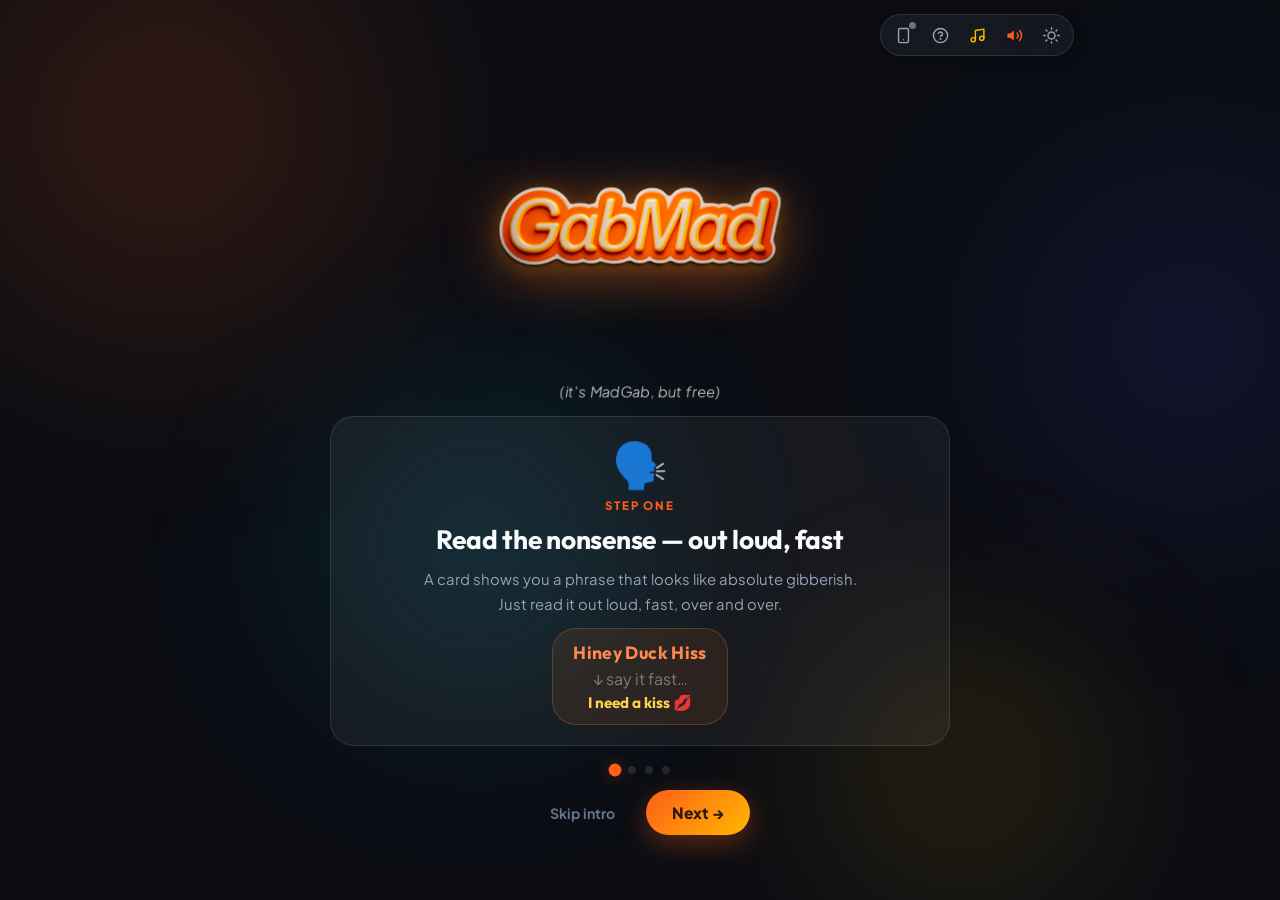
<file: index.html>
<!DOCTYPE html>
<html lang="en">
<head>
  <meta charset="utf-8" />
  <meta name="viewport" content="width=device-width, initial-scale=1, viewport-fit=cover" />
  <meta name="theme-color" content="#0B0D13" />
  <meta name="description" content="GabMad — sound out the nonsense phrases and shout the real phrase first!" />
  <title>GabMad — It's MadGab, but free</title>

  <!-- Favicon: logo PNG -->
  <link rel="icon" type="image/png" href="logo.PNG" />

  <link rel="preconnect" href="https://fonts.googleapis.com" />
  <link rel="preconnect" href="https://fonts.gstatic.com" crossorigin />
  <link href="https://fonts.googleapis.com/css2?family=Outfit:wght@500;600;700;800;900&family=Plus+Jakarta+Sans:wght@500;600;700;800&display=swap" rel="stylesheet" />

  <link rel="stylesheet" href="css/style.css?v=4" />
</head>
<body class="intro-splash-active">

<!-- Animated background blobs -->
<div class="blob-layer" aria-hidden="true">
  <div class="blob blob-1"></div>
  <div class="blob blob-2"></div>
  <div class="blob blob-3"></div>
  <div class="blob blob-4"></div>
</div>

<!-- Confetti canvas -->
<canvas id="confettiCanvas" aria-hidden="true"></canvas>

<div class="app-wrap">

  <!-- ── TOP NAV ────────────────────────────── -->
  <header class="top-nav" id="topNav">
    <div class="nav-spacer" aria-hidden="true"></div>

    <nav class="nav-dock" aria-label="Controls">
      <button class="dock-btn" id="btnJudgeModal" title="Opponent / Judge Screen (Two-Phone Mode)" aria-label="Opponent Judge Screen">
        <svg width="17" height="17" viewBox="0 0 24 24" fill="none" stroke="currentColor" stroke-width="2" stroke-linecap="round" stroke-linejoin="round" aria-hidden="true">
          <rect x="5" y="2" width="14" height="20" rx="2" ry="2"/>
          <line x1="12" y1="18" x2="12.01" y2="18"/>
        </svg>
        <span class="judge-badge-dot" id="judgeBadgeDot" title="Opponent screen status"></span>
      </button>

      <button class="dock-btn" id="btnOpenRules" title="How to play" aria-label="How to play">
        <svg width="17" height="17" viewBox="0 0 24 24" fill="none" stroke="currentColor" stroke-width="2" stroke-linecap="round" stroke-linejoin="round" aria-hidden="true">
          <circle cx="12" cy="12" r="10"/><path d="M9.09 9a3 3 0 0 1 5.83 1c0 2-3 3-3 3"/><circle cx="12" cy="17" r=".5" fill="currentColor"/>
        </svg>
      </button>

      <button class="dock-btn active" id="btnToggleMusic" title="Toggle music" aria-label="Toggle music" aria-pressed="true">
        <svg width="17" height="17" viewBox="0 0 24 24" fill="none" stroke="currentColor" stroke-width="2" stroke-linecap="round" stroke-linejoin="round" aria-hidden="true">
          <path d="M9 18V5l12-2v13"/><circle cx="6" cy="18" r="3"/><circle cx="18" cy="16" r="3"/>
        </svg>
      </button>

      <button class="dock-btn active" id="btnToggleSfx" title="Toggle sound FX" aria-label="Toggle sound effects" aria-pressed="true">
        <svg width="17" height="17" viewBox="0 0 24 24" fill="none" stroke="currentColor" stroke-width="2" stroke-linecap="round" stroke-linejoin="round" aria-hidden="true">
          <polygon points="11 5 6 9 2 9 2 15 6 15 11 19 11 5" fill="currentColor" stroke="none"/><path d="M15.5 8.5a5 5 0 0 1 0 7"/><path d="M19 5a10 10 0 0 1 0 14"/>
        </svg>
      </button>

      <button class="dock-btn" id="btnToggleTheme" title="Switch to light mode" aria-label="Switch to light mode">
        <svg width="17" height="17" viewBox="0 0 24 24" fill="none" stroke="currentColor" stroke-width="2" stroke-linecap="round" stroke-linejoin="round" aria-hidden="true">
          <circle cx="12" cy="12" r="5"/><line x1="12" y1="1" x2="12" y2="3"/><line x1="12" y1="21" x2="12" y2="23"/><line x1="4.22" y1="4.22" x2="5.64" y2="5.64"/><line x1="18.36" y1="18.36" x2="19.78" y2="19.78"/><line x1="1" y1="12" x2="3" y2="12"/><line x1="21" y1="12" x2="23" y2="12"/><line x1="4.22" y1="19.78" x2="5.64" y2="18.36"/><line x1="18.36" y1="5.64" x2="19.78" y2="4.22"/>
        </svg>
      </button>

      <button class="dock-btn" id="btnQuitGame" title="Quit to setup" aria-label="Quit game" style="display:none">
        <svg width="17" height="17" viewBox="0 0 24 24" fill="none" stroke="currentColor" stroke-width="2" stroke-linecap="round" stroke-linejoin="round" aria-hidden="true">
          <line x1="18" y1="6" x2="6" y2="18"/><line x1="6" y1="6" x2="18" y2="18"/>
        </svg>
      </button>
    </nav>
  </header>

  <!-- ── SCOREBOARD HUD ─────────────────────── -->
  <div class="scoreboard-hud" id="scoreboardHUD" style="display:none" role="region" aria-label="Live scores"></div>

  <!-- ═══════════════════════════════════════════
       INTRO / OVERVIEW SCREEN
       ═══════════════════════════════════════════ -->
  <section class="screen active screen-enter intro-splash-state" id="introScreen" aria-label="Game overview">

    <!-- Big logo as hero with radial bloom aura -->
    <div class="intro-hero" id="introHero">
      <div class="intro-hero-glow" aria-hidden="true"></div>
      <img src="logo.PNG" alt="GabMad" class="intro-logo-img" id="introLogoImg" />
      <p class="intro-game-sub">(it's MadGab, but free)</p>
      <p class="intro-tap-hint" aria-hidden="true">tap anywhere to begin</p>
    </div>

    <!-- Carousel cards -->
    <div class="glass intro-steps-container" id="introStepsWrap">

      <!-- Step 0 -->
      <div class="intro-step active" data-step="0">
        <div class="step-emoji">🗣️</div>
        <p class="step-label">Step One</p>
        <h2 class="step-heading">Read the nonsense — out loud, fast</h2>
        <p class="step-body">
          A card shows you a phrase that looks like absolute gibberish. Just read it out loud, fast, over and over.
        </p>
        <div class="example-bubble">
          <span class="example-gab">Hiney Duck Hiss</span>
          <span class="example-arrow">↓ say it fast…</span>
          <span class="example-answer">I need a kiss 💋</span>
        </div>
      </div>

      <!-- Step 1 -->
      <div class="intro-step" data-step="1">
        <div class="step-emoji">🧠</div>
        <p class="step-label">Step Two</p>
        <h2 class="step-heading">Your brain clicks. Then you shout.</h2>
        <p class="step-body">
          Keep repeating it and the sounds snap into a real phrase. The moment it clicks — <em>shout it out</em> before anyone else does!
        </p>
        <div class="example-bubble">
          <span class="example-gab">Spa Get Tee Car Bone Ara</span>
          <span class="example-arrow">↓</span>
          <span class="example-answer">Spaghetti Carbonara 🍝</span>
        </div>
      </div>

      <!-- Step 2 -->
      <div class="intro-step" data-step="2">
        <div class="step-emoji">⏱️</div>
        <p class="step-label">Step Three</p>
        <h2 class="step-heading">Beat the clock. Score the point.</h2>
        <p class="step-body">
          Each card runs a countdown. Reveal the answer, then tap your team's <em>+1 Point</em> button. Need help? Use <em>Hints</em>, <em>Read Aloud</em>, or try <em>Mic Mode</em> — shout it and the browser detects it.
        </p>
        <div class="example-bubble">
          <span class="example-gab">Sue Purr Cal Lee Fragile Istick…</span>
          <span class="example-arrow">↓ good luck lol</span>
          <span class="example-answer">Supercalifragilistic… 🎩</span>
        </div>
      </div>

      <!-- Step 3 — final -->
      <div class="intro-step" data-step="3">
        <div class="step-emoji">🎉</div>
        <p class="step-label">You're ready!</p>
        <h2 class="step-heading">Set up your teams and start the madness.</h2>
        <p class="step-body">
          Pick 2–4 teams, name them, choose your timer length, and hit <em>Start the Show</em>.<br><br>
          Fair warning: the music shifts into party mode when the clock is ticking. Very hard to stay calm.
        </p>
      </div>

    </div>

    <!-- Progress dots -->
    <div class="intro-dots" id="introDots" role="tablist" aria-label="Intro steps">
      <button class="intro-dot active" data-goto="0" role="tab" aria-selected="true"  aria-label="Step 1"></button>
      <button class="intro-dot"        data-goto="1" role="tab" aria-selected="false" aria-label="Step 2"></button>
      <button class="intro-dot"        data-goto="2" role="tab" aria-selected="false" aria-label="Step 3"></button>
      <button class="intro-dot"        data-goto="3" role="tab" aria-selected="false" aria-label="Ready"></button>
    </div>

    <!-- Nav buttons -->
    <div class="intro-btn-row">
      <button class="btn btn-ghost" id="btnIntroSkip">Skip intro</button>
      <button class="btn btn-primary" id="btnIntroNext">Next →</button>
    </div>

  </section>

  <!-- ==========================================================================
   SETUP SCREEN — Multi-step flow (one step at a time)
   ========================================================================== -->
  <section class="screen" id="setupScreen" aria-label="Game setup">

    <div class="setup-hero">
      <h2 class="setup-title">Set Up The Show</h2>
      <p class="setup-sub" id="setupSub">Build your game one step at a time.</p>
    </div>

    <!-- Step progress indicator -->
    <div class="setup-progress" role="tablist" aria-label="Setup steps">
      <button class="setup-step active" data-step="1" role="tab" aria-selected="true">
        <span class="setup-step-num">1</span>
        <span class="setup-step-label">Teams</span>
      </button>
      <button class="setup-step" data-step="2" role="tab" aria-selected="false">
        <span class="setup-step-num">2</span>
        <span class="setup-step-label">Options</span>
      </button>
      <button class="setup-step setup-step-final" data-step="3" role="tab" aria-selected="false">
        <span class="setup-step-num">3</span>
        <span class="setup-step-label">Review</span>
      </button>
    </div>

    <!-- Step container: only one .setup-step-panel.active at a time -->
    <div class="setup-panels">

      <!-- Step 1: Teams -->
      <div class="setup-step-panel active" data-step="1">
        <div class="glass panel">
          <p class="panel-hd">👥 Teams</p>
          <p class="panel-sub">2 to 4 teams. Rename if you're feeling spicy.</p>
          <div class="seg" id="teamCountSeg" role="group" aria-label="Number of teams">
            <button class="seg-btn sel" data-n="2">2 Teams</button>
            <button class="seg-btn"     data-n="3">3 Teams</button>
            <button class="seg-btn"     data-n="4">4 Teams</button>
          </div>
          <div class="teams-list" id="teamsList"></div>
        </div>
      </div>

      <!-- Step 2: Game options -->
      <div class="setup-step-panel" data-step="2">
        <div class="glass panel">
          <p class="panel-hd">⏱️ Timer Per Card</p>
          <p class="panel-sub">How long each card stays on the clock.</p>
          <div class="seg" id="timerSeg" role="group" aria-label="Card timer">
            <button class="seg-btn"     data-s="30">30s</button>
            <button class="seg-btn"     data-s="45">45s</button>
            <button class="seg-btn sel" data-s="60">60s</button>
            <button class="seg-btn"     data-s="90">90s</button>
            <button class="seg-btn"     data-s="120">2 min</button>
          </div>

          <p class="panel-hd" style="margin-top:14px">🃏 Deck Size</p>
          <p class="panel-sub">How many cards to play.</p>
          <div class="seg" id="deckSeg" role="group" aria-label="Deck size">
            <button class="seg-btn"     data-l="10">10</button>
            <button class="seg-btn sel" data-l="20">20</button>
            <button class="seg-btn"     data-l="35">35</button>
            <button class="seg-btn"     data-l="all">All</button>
          </div>

          <label class="panel-hd deck-category-label" for="categorySelect">🗂️ Card category</label>
          <p class="panel-sub">Choose a category or shuffle cards from every category.</p>
          <select class="category-select" id="categorySelect" aria-label="Card category">
            <option value="All">Shuffle all cards</option>
          </select>
        </div>
      </div>

      <!-- Step 3: Review & start -->
      <div class="setup-step-panel" data-step="3">
        <div class="glass panel">
          <p class="panel-hd">📋 Review</p>
          <p class="panel-sub">Double-check your teams and settings before starting.</p>
          <div class="setup-review" id="setupReview"></div>
        </div>
        <div class="glass history-panel" aria-labelledby="historyHeading">
          <div class="history-heading-row">
            <div>
              <h3 class="panel-hd" id="historyHeading">🏆 Team history</h3>
              <p class="panel-sub">Wins and recent games are saved on this device.</p>
            </div>
          </div>
          <p class="history-status" id="historyStatus" aria-live="polite"></p>
          <div class="team-records" id="teamRecords"></div>
          <ol class="recent-games" id="recentGames"></ol>
        </div>
      </div>

    </div>

    <!-- Step navigation -->
    <div class="setup-nav">
      <button class="btn btn-ghost" id="setupBtnBack" style="display:none">← Back</button>
      <button class="btn btn-primary" id="setupBtnNext">Next →</button>
      <button class="btn btn-mega setup-start-btn" id="btnStart" style="display:none">🚀 Start the Show</button>
    </div>

  </section>


  <!-- ═══════════════════════════════════════════
       GAME SCREEN
       ═══════════════════════════════════════════ -->
  <section class="screen" id="gameScreen" aria-label="Game stage">

    <!-- Active Turn & Opponent Indicator Banner -->
    <div class="turn-banner" id="turnBanner">
      <div class="turn-tag-wrap">
        <span class="turn-pulse-dot" aria-hidden="true"></span>
        <span class="turn-badge">ACTIVE TURN</span>
        <span class="turn-team" id="activeTeamDisplay">The Orange Crush</span>
      </div>
      <div class="turn-sub-note" id="turnSubNote">
        Opponent sees answer on <button class="turn-judge-link" id="btnOpenJudgeModalFromGame" type="button">Judge Screen 📱</button>
      </div>
    </div>

    <!-- Progress bar -->
    <div class="stage-header">
      <div class="progress-info">
        <span id="progressLbl">Card 1 of 20</span>
        <div class="progress-track"><div class="progress-fill" id="progressFill"></div></div>
      </div>
    </div>

    <!-- Timer -->
    <div class="glass timer-bar">
      <div class="timer-num" id="timerNum">60</div>
      <div class="timer-track"><div class="timer-fill" id="timerFill"></div></div>
      <div class="timer-actions">
        <button class="btn-sm" id="btnPlusTime">+15s</button>
        <button class="btn-sm" id="btnPause">⏸ Pause</button>
      </div>
    </div>

    <!-- 3D Card -->
    <div class="card-scene">
      <div class="card-flipper" id="cardFlipper">
        <!-- Front -->
        <div class="card-face card-front">
          <span class="cat-badge" id="catBadge">Classic</span>
          <p class="gab-text" id="gabText">—</p>
          <p class="say-it-sub">Say it out loud — faster and faster!</p>
          <div class="hint-box" id="hintBox" aria-live="polite"></div>
        </div>
        <!-- Back -->
        <div class="card-face card-back">
          <span class="cat-badge">The Answer Is</span>
          <p class="answer-text" id="answerText">—</p>
        </div>
      </div>
      <div class="times-up" id="timesUp" aria-live="assertive">TIME'S UP!</div>
    </div>

    <!-- Peek answer secretly on single phone -->
    <div class="peek-control" id="peekControl">
      <button class="btn btn-peek" id="btnPeekAnswer" type="button" aria-haspopup="true">
        <span class="peek-icon">👁️</span>
        <span class="peek-text">Hold to Peek Answer</span>
      </button>
      <div class="peek-popover" id="peekPopover" aria-hidden="true">
        <span class="peek-label">Opponent / Judge Peek:</span>
        <div class="peek-val" id="peekVal">—</div>
      </div>
    </div>

    <!-- Action buttons -->
    <div class="action-bar" id="actionBar">
      <button class="btn" id="btnHint">💡 Hint</button>
      <button class="btn" id="btnSpeak">🗣️ Read Aloud</button>
      <button class="btn btn-mic" id="btnMic">🎙️ Listen</button>
      <button class="btn" id="btnSkip">⏭️ Skip</button>
      <button class="btn btn-primary" id="btnReveal">✨ Reveal Answer</button>
    </div>

    <p class="mic-status" id="micStatus" aria-live="polite"></p>

    <!-- Scoring panel (shown after reveal) -->
    <div class="glass scoring-panel" id="scoringPanel">
      <p class="scoring-hd">👇 Who shouted it first?</p>
      <div class="score-grid" id="scoreGrid"></div>
      <div class="scoring-footer">
        <button class="btn" id="btnNobody">❌ Nobody got it</button>
        <button class="btn btn-primary" id="btnNext">Next Card ➡️</button>
      </div>
    </div>

    <p class="kbd-hint desktop-only-kbd">
      <kbd>Space</kbd> Flip &bull; <kbd>H</kbd> Hint &bull; <kbd>S</kbd> Read aloud &bull; <kbd>M</kbd> Mic &bull; <kbd>P</kbd> Pause &bull; <kbd>1–4</kbd> Score
    </p>

  </section>

  <!-- ═══════════════════════════════════════════
       OPPONENT / JUDGE SCREEN (Second Screen)
       Private screen for the team that is NOT guessing
       ═══════════════════════════════════════════ -->
  <section class="screen" id="judgeScreen" aria-label="Opponent Judge View">

    <div class="judge-screen-header">
      <div class="judge-brand-wrap">
        <span class="judge-live-tag">LIVE SECOND SCREEN</span>
        <h2 class="judge-screen-title">Opponent Judge View</h2>
      </div>
      <div class="judge-timer-chip" id="judgeTimerChip">
        <span class="judge-timer-icon">⏱️</span>
        <span id="judgeTimerNum">60</span>s
      </div>
    </div>

    <div class="judge-privacy-notice">
      <span class="privacy-icon">🤫</span>
      <span>Keep this screen hidden from the guessing team!</span>
    </div>

    <div class="judge-turn-card">
      <div class="judge-turn-status">
        <span class="judge-pulse-dot" aria-hidden="true"></span>
        <span class="judge-turn-lead">CURRENTLY GUESSING:</span>
      </div>
      <div class="judge-team-badge" id="judgeActiveTeamBadge">
        <span class="team-swatch" id="judgeTeamSwatch"></span>
        <span class="team-avatar" id="judgeTeamAvatar"></span>
        <span class="judge-team-name" id="judgeActiveTeamName">—</span>
      </div>
    </div>

    <!-- Massive Answer Card for Judges -->
    <div class="judge-card-display">
      <div class="judge-card-cat" id="judgeCardCat">Classic</div>
      <div class="judge-answer-heading">THE SECRET ANSWER IS:</div>
      <div class="judge-big-answer" id="judgeAnswerText">—</div>
      <div class="judge-gab-reference">
        <span class="ref-label">Sounds like:</span>
        <span class="ref-gab" id="judgeGabText">—</span>
      </div>
      <div class="judge-hint-status" id="judgeHintStatus"></div>
    </div>

    <!-- Judge Immediate Control Actions -->
    <div class="judge-controls">
      <button class="btn btn-judge-correct" id="judgeBtnCorrect">
        <span class="action-emoji">✅</span>
        <span class="action-text">THEY SHOUTED IT! (+1 Pt)</span>
      </button>
      <div class="judge-aux-row">
        <button class="btn btn-sm" id="judgeBtnHint">💡 Give Clue</button>
        <button class="btn btn-sm" id="judgeBtnPause">⏸ Pause</button>
        <button class="btn btn-sm" id="judgeBtnReveal">✨ Reveal on Main</button>
        <button class="btn btn-sm" id="judgeBtnPass">⏭ Pass</button>
      </div>
    </div>

    <!-- Live Scoreboard -->
    <div class="glass judge-scores-panel">
      <div class="judge-scores-hd">🏆 Live Scores</div>
      <div class="judge-scores-grid" id="judgeScoresGrid"></div>
    </div>

    <div class="judge-footer">
      <button class="btn btn-ghost" id="judgeBtnDisconnect">← Exit Judge Mode</button>
    </div>

  </section>

  <!-- ═══════════════════════════════════════════
       WINNER SCREEN
       ═══════════════════════════════════════════ -->
  <section class="screen" id="winnerScreen" aria-label="Results">

    <div class="trophy-wrap">
      <svg width="90" height="90" viewBox="0 0 100 100" fill="none" aria-hidden="true">
        <path d="M28 14h44v14c0 14-9 24-22 24s-22-10-22-24V14z" fill="#FFB800" stroke="#D4620A" stroke-width="3"/>
        <path d="M28 20H14c0 14 7 20 14 21M72 20h14c0 14-7 20-14 21" stroke="#D4620A" stroke-width="4" stroke-linecap="round"/>
        <rect x="44" y="52" width="12" height="16" fill="#D4620A"/>
        <rect x="30" y="68" width="40" height="10" rx="3" fill="#FFB800" stroke="#D4620A" stroke-width="2"/>
        <rect x="22" y="78" width="56" height="12" rx="4" fill="#F47B20"/>
        <polygon points="50,22 53,29 61,30 55,36 57,44 50,40 43,44 45,36 39,30 47,29" fill="#FFF4E6"/>
      </svg>
    </div>

    <h2 class="winner-headline" id="winnerHeadline">Winner!</h2>
    <p class="winner-sub" id="winnerSub"></p>

    <div class="podium" id="podium"></div>

    <div class="winner-btns">
      <button class="btn" id="btnNewSetup">⚙️ New Setup</button>
      <button class="btn btn-primary" id="btnPlayAgain">🔄 Play Again</button>
    </div>

  </section>

</div><!-- /app-wrap -->

<!-- ── SECOND SCREEN JUDGE DIALOG ───────────── -->
<dialog class="judge-dialog" id="judgeDialog" aria-labelledby="judgeDialogTitle">
  <div class="dialog-hd">
    <div>
      <span class="dialog-pill-tag">📱 Two-Phone Mode</span>
      <h3 class="dialog-title" id="judgeDialogTitle">Opponent Judge Screen</h3>
    </div>
    <button class="pill-btn" id="btnCloseJudgeDialog" aria-label="Close dialog">
      <svg width="16" height="16" viewBox="0 0 24 24" fill="none" stroke="currentColor" stroke-width="2.5" stroke-linecap="round"><line x1="18" y1="6" x2="6" y2="18"/><line x1="6" y1="6" x2="18" y2="18"/></svg>
    </button>
  </div>
  <p class="dialog-sub">
    Scan with the phone of the team that's <strong>not guessing</strong>. They'll see the secret answer and can score shouts live!
  </p>
  <div class="qr-wrap">
    <div id="judgeQrBox" class="qr-box"></div>
    <div class="room-chip">Room Code: <strong id="roomCodeDisplay">----</strong></div>
  </div>
  <div class="judge-dialog-links">
    <button class="btn btn-primary" id="btnCopyJudgeLink">📋 Copy Judge Link</button>
    <a href="#" class="btn btn-ghost" id="linkOpenJudgeTab" target="_blank" rel="noopener">Open in New Tab ↗</a>
  </div>
  <div class="judge-peer-status" id="judgePeerStatus">
    <span class="peer-dot" id="peerStatusDot"></span>
    <span id="peerStatusText">Waiting for opponent phone to connect…</span>
  </div>
</dialog>

<!-- ── HOW TO PLAY DIALOG ───────────────────── -->
<dialog class="rules-dialog" id="rulesDialog" aria-labelledby="rulesTitle">
  <div class="dialog-hd">
    <h3 class="dialog-title" id="rulesTitle">How to Play GabMad</h3>
    <button class="pill-btn" id="btnCloseRules" aria-label="Close dialog">
      <svg width="16" height="16" viewBox="0 0 24 24" fill="none" stroke="currentColor" stroke-width="2.5" stroke-linecap="round"><line x1="18" y1="6" x2="6" y2="18"/><line x1="6" y1="6" x2="18" y2="18"/></svg>
    </button>
  </div>
  <div class="rule-steps">
    <div class="rule-row">
      <div class="rule-num" aria-hidden="true">1</div>
      <div class="rule-content">
        <h4>Read The Nonsense</h4>
        <p>Say the gibberish phrase out loud, fast, over and over. Your brain will decode it.</p>
      </div>
    </div>
    <div class="rule-row">
      <div class="rule-num" aria-hidden="true">2</div>
      <div class="rule-content">
        <h4>Shout The Answer First</h4>
        <p>When you hear the real phrase in your head — scream it before your opponents!</p>
      </div>
    </div>
    <div class="rule-row">
      <div class="rule-num" aria-hidden="true">3</div>
      <div class="rule-content">
        <h4>Score &amp; Move On</h4>
        <p>Reveal the answer, award the point to the winning team, then draw the next card.</p>
      </div>
    </div>
    <div class="rule-row">
      <div class="rule-num" aria-hidden="true">4</div>
      <div class="rule-content">
        <h4>AI Mic Mode</h4>
        <p>Tap <strong>Listen</strong> and yell the answer — the browser hears it and flips the card automatically!</p>
      </div>
    </div>
  </div>
  <button class="btn btn-primary" style="width:100%" onclick="document.getElementById('rulesDialog').close()">Got it, let's play!</button>
</dialog>

<!-- ── SCRIPTS ─────────────────────────────── -->
<script src="js/deck.js?v=4"></script>
<script src="js/audio.js?v=4"></script>
<script src="js/speech.js?v=4"></script>
<script src="js/qrcode.min.js?v=4"></script>
<script src="js/mqtt.min.js?v=4"></script>
<script src="js/sync.js?v=4"></script>
<script src="js/game.js?v=4"></script>

</body>
</html>
</file>
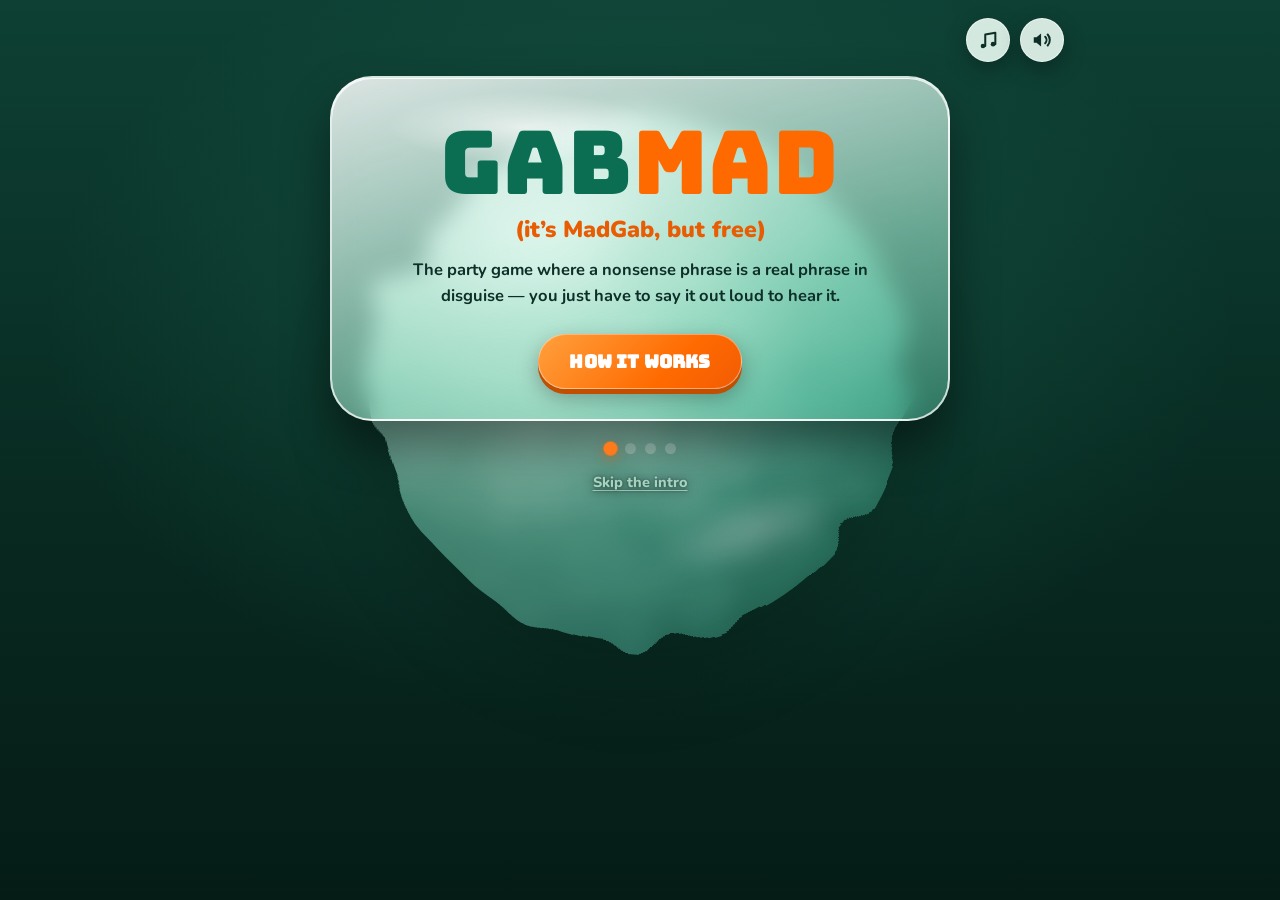
<file: draft.html>
<!doctype html>
<html lang="en">
  <head>
    <meta charset="utf-8" />
    <meta name="viewport" content="width=device-width, initial-scale=1, viewport-fit=cover" />
    <meta name="color-scheme" content="light dark" />
    <link rel="icon" href="data:," />
    <title>GabMad (it's MadGab, but free)</title>
    <link rel="preconnect" href="https://fonts.googleapis.com" />
    <link rel="preconnect" href="https://fonts.gstatic.com" crossorigin />
    <link href="https://fonts.googleapis.com/css2?family=Bungee&family=Nunito:wght@400;700;800;900&display=swap" rel="stylesheet" />
    <style>
      :root {
        --bg: #f8f1de;
        --bg-deep: #f3e5c3;
        --surface: #fffdf6;
        --surface-2: #fff3d4;
        --ink: #262040;
        --muted: #6f6a88;
        --line: #e6d9b8;
        --gold: #ffb703;
        --gold-deep: #e8930c;
        --red: #e63946;
        --card-back: #ffb703;
        --card-back-ink: #3a2503;
        --shadow: 0 20px 44px rgba(38, 32, 64, 0.20);
        --shadow-sm: 0 6px 16px rgba(38, 32, 64, 0.14);
        color-scheme: light;
      }
      @media (prefers-color-scheme: dark) {
        :root {
          --bg: #100d1f;
          --bg-deep: #171231;
          --surface: #201a3d;
          --surface-2: #2a2350;
          --ink: #f7f2e4;
          --muted: #a8a3c4;
          --line: #3b3560;
          --gold: #ffc53d;
          --gold-deep: #ffb703;
          --red: #ff5d6c;
          --card-back: #ffb703;
          --card-back-ink: #3a2503;
          --shadow: 0 20px 44px rgba(0, 0, 0, 0.55);
          --shadow-sm: 0 6px 16px rgba(0, 0, 0, 0.4);
          color-scheme: dark;
        }
      }
      * { box-sizing: border-box; }
      html, body { margin: 0; padding: 0; }
      html { background: var(--bg-deep); }
      body {
        font-family: "Nunito", system-ui, -apple-system, sans-serif;
        color: var(--ink);
        min-height: 100vh;
        background:
          radial-gradient(640px 320px at 12% -60px, rgba(255, 183, 3, 0.28), transparent 62%),
          radial-gradient(720px 360px at 88% -70px, rgba(230, 57, 70, 0.16), transparent 62%),
          linear-gradient(180deg, var(--bg) 0%, var(--bg-deep) 100%);
        background-attachment: fixed;
        -webkit-tap-highlight-color: transparent;
      }
      .display { font-family: "Bungee", "Nunito", sans-serif; font-weight: 400; letter-spacing: 0.01em; }
      button { font-family: inherit; cursor: pointer; }
      button:focus-visible, input:focus-visible { outline: 3px solid var(--gold); outline-offset: 2px; }

      #app { max-width: 880px; margin: 0 auto; padding: 18px 16px 48px; }

      /* ---------- top chrome ---------- */
      .chrome {
        display: flex; align-items: center; gap: 10px; flex-wrap: wrap;
        margin-bottom: 14px;
      }
      .chrome[hidden] { display: none; }
      .chrome .spacer { flex: 1; }
      .icon-btn {
        width: 44px; height: 44px; border-radius: 12px; border: 2px solid var(--line);
        background: var(--surface); color: var(--ink); font-size: 20px; line-height: 1;
        display: inline-flex; align-items: center; justify-content: center;
        box-shadow: var(--shadow-sm);
      }
      .icon-btn:active { transform: scale(0.94); }
      .end-btn {
        height: 44px; padding: 0 16px; border-radius: 12px; border: 2px solid var(--line);
        background: var(--surface); color: var(--muted); font-weight: 800; font-size: 14px;
        box-shadow: var(--shadow-sm);
      }
      .end-btn.armed { background: var(--red); border-color: var(--red); color: #fff; }

      /* ---------- scoreboard ---------- */
      .scoreboard { display: flex; gap: 10px; flex-wrap: wrap; }
      .chip {
        position: relative;
        display: flex; align-items: center; gap: 10px;
        background: var(--surface); border: 2px solid var(--line);
        border-radius: 999px; padding: 7px 16px 7px 9px;
        box-shadow: var(--shadow-sm); min-width: 0;
      }
      .chip .dot { width: 26px; height: 26px; border-radius: 50%; flex: none; box-shadow: inset 0 -3px 0 rgba(0,0,0,0.18); }
      .chip .tname { font-weight: 900; font-size: 15px; white-space: nowrap; overflow: hidden; text-overflow: ellipsis; max-width: 130px; }
      .chip .tscore { font-family: "Bungee", sans-serif; font-size: 20px; min-width: 26px; text-align: center; }
      .chip.leading { border-color: var(--gold); box-shadow: 0 0 0 2px var(--gold), var(--shadow-sm); }
      .chip.bump { animation: bump 0.45s cubic-bezier(0.34, 1.56, 0.64, 1); }
      @keyframes bump { 0% { transform: scale(1); } 35% { transform: scale(1.14) rotate(-1.5deg); } 100% { transform: scale(1); } }
      .float-one {
        position: absolute; right: 8px; top: -6px;
        font-family: "Bungee", sans-serif; font-size: 22px; color: var(--gold-deep);
        pointer-events: none; animation: floatUp 1s ease-out forwards; z-index: 5;
        text-shadow: 0 2px 0 rgba(255,255,255,0.6);
      }
      @keyframes floatUp { 0% { opacity: 0; transform: translateY(6px) scale(0.6); } 20% { opacity: 1; } 100% { opacity: 0; transform: translateY(-34px) scale(1.15); } }

      /* ---------- screens ---------- */
      .screen { display: none; }
      .screen.active { display: block; animation: screenIn 0.35s ease both; }
      @keyframes screenIn { from { opacity: 0; transform: translateY(10px); } to { opacity: 1; transform: none; } }

      /* ---------- setup ---------- */
      .setup-head { text-align: center; margin: 10px 0 22px; }
      .setup-head h1 { font-size: clamp(30px, 6.5vw, 46px); margin: 0 0 8px; line-height: 1.05; }
      .setup-head p { margin: 0; color: var(--muted); font-size: 17px; font-weight: 700; }
      .panel {
        background: var(--surface); border: 2px solid var(--line); border-radius: 20px;
        padding: 20px; box-shadow: var(--shadow-sm); margin-bottom: 16px;
      }
      .panel h2 { margin: 0 0 6px; font-size: 19px; font-weight: 900; }
      .panel .sub { color: var(--muted); font-weight: 700; font-size: 14px; margin: 0 0 14px; }
      .howto { display: grid; grid-template-columns: repeat(3, 1fr); gap: 12px; }
      .howto .step { background: var(--surface-2); border-radius: 14px; padding: 14px; }
      .howto .num {
        width: 30px; height: 30px; border-radius: 50%; background: var(--gold); color: #3a2503;
        font-family: "Bungee", sans-serif; font-size: 15px; display: flex; align-items: center; justify-content: center; margin-bottom: 8px;
      }
      .howto p { margin: 0; font-size: 14px; font-weight: 700; line-height: 1.45; }
      .seg { display: flex; gap: 8px; flex-wrap: wrap; }
      .seg button {
        border: 2px solid var(--line); background: var(--surface); color: var(--ink);
        border-radius: 999px; padding: 10px 20px; font-weight: 900; font-size: 16px;
      }
      .seg button.sel { background: var(--ink); color: var(--bg); border-color: var(--ink); }
      .seg button:active { transform: scale(0.96); }
      .team-rows { display: grid; gap: 10px; margin-top: 14px; }
      .team-row { display: flex; align-items: center; gap: 12px; }
      .team-row .dot { width: 34px; height: 34px; border-radius: 50%; flex: none; box-shadow: inset 0 -4px 0 rgba(0,0,0,0.18); }
      .team-row input {
        flex: 1; min-width: 0; font-family: inherit; font-size: 17px; font-weight: 800; color: var(--ink);
        background: var(--bg); border: 2px solid var(--line); border-radius: 12px; padding: 11px 14px;
      }
      .start-btn {
        width: 100%; border: none; border-radius: 18px; padding: 18px;
        background: var(--gold); color: #3a2503; font-size: 22px;
        box-shadow: 0 8px 0 var(--gold-deep), var(--shadow);
        transition: transform 0.08s ease, box-shadow 0.08s ease;
      }
      .start-btn:active { transform: translateY(5px); box-shadow: 0 3px 0 var(--gold-deep), var(--shadow-sm); }
      .keys-hint { text-align: center; color: var(--muted); font-weight: 700; font-size: 13px; margin-top: 14px; }
      .keys-hint b { color: var(--ink); }

      /* ---------- game ---------- */
      .progress-row { display: flex; align-items: center; gap: 12px; margin: 4px 0 12px; }
      .progress-row .lbl { font-weight: 900; font-size: 14px; color: var(--muted); white-space: nowrap; }
      .progress-track { flex: 1; height: 10px; border-radius: 999px; background: var(--surface); border: 2px solid var(--line); overflow: hidden; }
      .progress-fill { height: 100%; background: var(--gold); width: 0%; transition: width 0.4s ease; }

      .timer-row { display: flex; align-items: center; gap: 14px; margin-bottom: 16px; }
      .timer-num { font-family: "Bungee", sans-serif; font-size: 40px; min-width: 74px; text-align: center; line-height: 1; }
      .timer-track { flex: 1; height: 18px; border-radius: 999px; background: var(--surface); border: 2px solid var(--line); overflow: hidden; }
      .timer-fill { height: 100%; width: 100%; background: #0e9594; transition: width 0.12s linear; }
      .timer-fill.low { background: var(--red); }
      .timer-num.low { color: var(--red); animation: pulse 0.5s ease infinite alternate; }
      @keyframes pulse { from { transform: scale(1); } to { transform: scale(1.12); } }
      .timer-btns { display: flex; gap: 8px; }
      .timer-btns button {
        height: 42px; padding: 0 14px; border-radius: 12px; border: 2px solid var(--line);
        background: var(--surface); color: var(--ink); font-weight: 900; font-size: 14px; box-shadow: var(--shadow-sm);
      }
      .timer-btns button:active { transform: scale(0.95); }

      .stage { perspective: 1400px; margin-bottom: 18px; }
      .card-wrap { position: relative; }
      .card-wrap.deal { animation: dealIn 0.55s cubic-bezier(0.22, 1.2, 0.36, 1) both; }
      @keyframes dealIn {
        0% { transform: translateY(70px) rotate(-5deg) scale(0.88); opacity: 0; }
        60% { opacity: 1; }
        100% { transform: none; opacity: 1; }
      }
      .card-inner {
        position: relative; width: 100%; min-height: 340px;
        transform-style: preserve-3d; transition: transform 0.65s cubic-bezier(0.3, 0.9, 0.3, 1);
      }
      .card-inner.flipped { transform: rotateY(180deg); }
      .card-face {
        position: absolute; inset: 0; backface-visibility: hidden; -webkit-backface-visibility: hidden;
        transition: visibility 0s linear 0.32s;
        border-radius: 24px; padding: 26px 24px;
        display: flex; flex-direction: column; align-items: center; justify-content: center; text-align: center;
        box-shadow: var(--shadow);
      }
      .card-front { background: var(--surface); border: 3px solid var(--line); }
      .card-front::after {
        content: ""; position: absolute; inset: 10px; border: 2px dashed var(--line); border-radius: 16px; pointer-events: none;
      }
      .card-back {
        background: var(--card-back); color: var(--card-back-ink);
        transform: rotateY(180deg); border: 3px solid var(--gold-deep);
      }
      /* iOS Safari/WebKit can ignore backface-visibility and paint the front
         face mirrored over the answer, so swap face visibility at the flip's
         midpoint as a hard guarantee only one face is ever painted. */
      .card-back { visibility: hidden; }
      .card-inner.flipped .card-front { visibility: hidden; }
      .card-inner.flipped .card-back { visibility: visible; }
      .card-inner.no-anim, .card-inner.no-anim .card-face { transition: none !important; }
      .cat-chip {
        position: relative; z-index: 1;
        background: var(--surface-2); border: 2px solid var(--line); color: var(--muted);
        font-weight: 900; font-size: 13px; letter-spacing: 0.08em; text-transform: uppercase;
        padding: 6px 14px; border-radius: 999px; margin-bottom: 18px;
      }
      .card-back .cat-chip { background: rgba(255,255,255,0.35); border-color: rgba(58,37,3,0.25); color: var(--card-back-ink); }
      .gab-text {
        position: relative; z-index: 1;
        font-family: "Nunito", system-ui, sans-serif; font-weight: 900;
        font-size: clamp(30px, 7.2vw, 54px); line-height: 1.18; margin: 0;
        overflow-wrap: break-word; max-width: 100%;
      }
      .say-it { position: relative; z-index: 1; margin: 18px 0 0; font-weight: 900; color: var(--muted); font-size: 16px; }
      .hint-box {
        position: relative; z-index: 1; margin-top: 16px; min-height: 30px;
        font-family: "Bungee", sans-serif; font-size: clamp(17px, 4vw, 24px); letter-spacing: 0.14em; color: var(--gold-deep);
      }
      .answer-label { font-weight: 900; letter-spacing: 0.1em; text-transform: uppercase; font-size: 14px; opacity: 0.75; margin: 0 0 12px; }
      .answer-text { font-family: "Nunito", system-ui, sans-serif; font-weight: 900; font-size: clamp(28px, 6.4vw, 48px); line-height: 1.15; margin: 0; overflow-wrap: break-word; }
      .times-up {
        position: absolute; inset: 0; z-index: 3; display: none;
        align-items: center; justify-content: center; border-radius: 24px;
        background: rgba(20, 10, 10, 0.45);
      }
      .times-up.show { display: flex; }
      .times-up span {
        font-family: "Bungee", sans-serif; font-size: clamp(34px, 8vw, 58px); color: #fff;
        background: var(--red); padding: 12px 30px; border-radius: 16px; transform: rotate(-4deg);
        box-shadow: var(--shadow); animation: stampIn 0.3s cubic-bezier(0.34, 1.56, 0.64, 1) both;
      }
      @keyframes stampIn { from { transform: rotate(-4deg) scale(2.2); opacity: 0; } to { transform: rotate(-4deg) scale(1); opacity: 1; } }
      .card-wrap.shake { animation: shake 0.45s ease; }
      @keyframes shake { 0%,100% { transform: none; } 20% { transform: translateX(-9px); } 40% { transform: translateX(8px); } 60% { transform: translateX(-6px); } 80% { transform: translateX(4px); } }

      .controls { display: flex; gap: 10px; flex-wrap: wrap; }
      .btn {
        border-radius: 14px; border: 2px solid var(--line); background: var(--surface); color: var(--ink);
        font-weight: 900; font-size: 16px; padding: 14px 20px; box-shadow: var(--shadow-sm);
      }
      .btn:active { transform: scale(0.96); }
      .btn:disabled { opacity: 0.45; cursor: default; transform: none; }
      .btn.primary {
        background: var(--gold); border-color: var(--gold-deep); color: #3a2503; flex: 1;
        font-size: 18px; box-shadow: 0 5px 0 var(--gold-deep), var(--shadow-sm);
      }
      .btn.primary:active { transform: translateY(3px); box-shadow: 0 2px 0 var(--gold-deep); }
      .btn.listening { background: var(--red); border-color: var(--red); color: #fff; animation: micPulse 1s ease-in-out infinite alternate; }
      @keyframes micPulse { from { box-shadow: 0 0 0 0 rgba(230, 57, 70, 0.45), var(--shadow-sm); } to { box-shadow: 0 0 0 9px rgba(230, 57, 70, 0), var(--shadow-sm); } }
      .btn .mic-ic { vertical-align: -3px; margin-right: 6px; }
      .mic-status { text-align: center; color: var(--muted); font-weight: 800; font-size: 15px; min-height: 22px; margin: 12px 0 0; }
      .mic-status.heard { color: #0e9594; }

      /* ---------- scoring ---------- */
      .scoring { display: none; }
      .scoring.show { display: block; animation: screenIn 0.3s ease both; }
      .scoring h3 { margin: 4px 0 12px; font-size: 17px; font-weight: 900; color: var(--muted); text-align: center; }
      .score-rows { display: grid; gap: 10px; margin-bottom: 14px; }
      .score-row {
        display: flex; align-items: center; gap: 12px;
        background: var(--surface); border: 2px solid var(--line); border-radius: 16px; padding: 10px 12px;
        box-shadow: var(--shadow-sm);
      }
      .score-row .dot { width: 30px; height: 30px; border-radius: 50%; flex: none; box-shadow: inset 0 -3px 0 rgba(0,0,0,0.18); }
      .score-row .sname { font-weight: 900; font-size: 16px; flex: 1; min-width: 0; white-space: nowrap; overflow: hidden; text-overflow: ellipsis; }
      .score-row .sscore { font-family: "Bungee", sans-serif; font-size: 22px; min-width: 30px; text-align: center; }
      .minus-btn, .plus-btn { border: none; border-radius: 12px; font-weight: 900; height: 46px; }
      .minus-btn { width: 46px; background: var(--surface-2); color: var(--muted); font-size: 20px; border: 2px solid var(--line); }
      .plus-btn { padding: 0 18px; color: #fff; font-size: 16px; box-shadow: inset 0 -3px 0 rgba(0,0,0,0.2); }
      .minus-btn:active, .plus-btn:active { transform: scale(0.94); }

      /* ---------- winner ---------- */
      .winner-wrap { text-align: center; padding-top: 12px; }
      .trophy { width: 92px; height: 92px; margin: 0 auto 10px; animation: trophyBounce 1s cubic-bezier(0.34, 1.56, 0.64, 1) both; }
      @keyframes trophyBounce { 0% { transform: scale(0) rotate(-14deg); opacity: 0; } 100% { transform: scale(1) rotate(0); opacity: 1; } }
      .winner-wrap h1 { font-size: clamp(30px, 7vw, 48px); margin: 0 0 6px; line-height: 1.1; }
      .winner-wrap .win-name { color: var(--gold-deep); }
      .winner-wrap .sub { color: var(--muted); font-weight: 800; font-size: 17px; margin: 0 0 24px; }
      .podium { display: grid; gap: 10px; max-width: 460px; margin: 0 auto 26px; text-align: left; }
      .podium-row {
        display: flex; align-items: center; gap: 12px; background: var(--surface);
        border: 2px solid var(--line); border-radius: 16px; padding: 13px 16px; box-shadow: var(--shadow-sm);
      }
      .podium-row.first { border-color: var(--gold); box-shadow: 0 0 0 2px var(--gold), var(--shadow-sm); }
      .podium-row .rank { font-family: "Bungee", sans-serif; font-size: 20px; width: 30px; text-align: center; color: var(--muted); }
      .podium-row.first .rank { color: var(--gold-deep); }
      .podium-row .dot { width: 28px; height: 28px; border-radius: 50%; flex: none; box-shadow: inset 0 -3px 0 rgba(0,0,0,0.18); }
      .podium-row .pname { font-weight: 900; font-size: 17px; flex: 1; min-width: 0; overflow: hidden; text-overflow: ellipsis; white-space: nowrap; }
      .podium-row .pscore { font-family: "Bungee", sans-serif; font-size: 22px; }
      .winner-btns { display: flex; gap: 10px; justify-content: center; flex-wrap: wrap; }
      .winner-btns .btn.primary { flex: none; padding: 16px 28px; }

      #confetti { position: fixed; inset: 0; pointer-events: none; z-index: 60; }

      @media (max-width: 560px) {
        .howto { grid-template-columns: 1fr; }
        .card-inner { min-height: 300px; }
        .timer-num { font-size: 32px; min-width: 58px; }
        .chip .tname { max-width: 84px; }
        .controls .btn { flex: 1; }
        .controls .btn.primary { flex: 1 1 100%; order: -1; }
      }
      @media (prefers-reduced-motion: reduce) {
        *, *::before, *::after { animation-duration: 0.01ms !important; animation-iteration-count: 1 !important; transition-duration: 0.01ms !important; transition-delay: 0s !important; }
      }

      /* ================= GabMad bubble theme ================= */
      :root {
        --bg: #d9f7ec;
        --bg-deep: #a9e8d2;
        --surface: rgba(255, 255, 255, 0.66);
        --surface-2: rgba(190, 246, 224, 0.6);
        --ink: #10382f;
        --muted: #41766a;
        --line: rgba(23, 148, 116, 0.35);
        --gold: #ff7a1a;
        --gold-deep: #e85d04;
        --red: #ff4d8d;
        --card-back: #ff7a1a;
        --card-back-ink: #ffffff;
        --shadow: 0 24px 48px rgba(8, 84, 64, 0.30);
        --shadow-sm: 0 8px 22px rgba(8, 84, 64, 0.18);
      }
      @media (prefers-color-scheme: dark) {
        :root {
          --bg: #07231f;
          --bg-deep: #04120e;
          --surface: rgba(18, 74, 62, 0.55);
          --surface-2: rgba(22, 96, 80, 0.5);
          --ink: #eafff6;
          --muted: #93d6bf;
          --line: rgba(127, 231, 196, 0.32);
          --gold: #ff8a3d;
          --gold-deep: #ff7a1a;
          --red: #ff6aa5;
          --card-back: #ff7a1a;
          --card-back-ink: #ffffff;
          --shadow: 0 24px 48px rgba(0, 0, 0, 0.6);
          --shadow-sm: 0 8px 22px rgba(0, 0, 0, 0.45);
        }
      }
      body {
        background:
          radial-gradient(680px 360px at 6% -70px, rgba(255, 122, 26, 0.38), transparent 62%),
          radial-gradient(760px 400px at 96% -60px, rgba(46, 168, 255, 0.34), transparent 62%),
          radial-gradient(640px 480px at 50% 118%, rgba(255, 93, 162, 0.30), transparent 62%),
          linear-gradient(180deg, #eafff5 0%, #b9f1dc 52%, #93e2f0 125%);
      }
      @media (prefers-color-scheme: dark) {
        body {
          background:
            radial-gradient(680px 360px at 6% -70px, rgba(255, 122, 26, 0.30), transparent 62%),
            radial-gradient(760px 400px at 96% -60px, rgba(46, 168, 255, 0.30), transparent 62%),
            radial-gradient(640px 480px at 50% 118%, rgba(255, 93, 162, 0.24), transparent 62%),
            linear-gradient(180deg, #0a2e28 0%, #06231f 55%, #082338 125%);
        }
      }
      #app { position: relative; z-index: 1; }
      /* the one hero visual: a single large translucent seafoam glass blob,
         slowly drifting behind the app — nothing else decorates the page */
      #blob {
        position: fixed; left: 50%; top: 42%; z-index: 0; pointer-events: none;
        width: min(86vmin, 660px); aspect-ratio: 1 / 1;
        transform: translate(-50%, -50%);
        animation: blobFloat 11s ease-in-out infinite;
        opacity: 0.9;
      }
      #blob svg { width: 100%; height: 100%; display: block; filter: drop-shadow(0 34px 44px rgba(0, 0, 0, 0.35)); }
      @keyframes blobFloat {
        0%, 100% { transform: translate(-50%, -53%) scale(1); }
        50% { transform: translate(-50%, -47%) scale(1.025); }
      }
      @media (prefers-color-scheme: dark) { #blob { opacity: 0.72; } }
      .panel, .chip, .score-row, .podium-row {
        border: 1.5px solid rgba(255, 255, 255, 0.65);
        box-shadow: var(--shadow-sm), inset 0 1px 0 rgba(255, 255, 255, 0.75);
        backdrop-filter: blur(10px) saturate(1.35);
        -webkit-backdrop-filter: blur(10px) saturate(1.35);
      }
      .panel { border-radius: 30px; }
      .screen.active .panel { animation: bubblePop 0.5s cubic-bezier(0.34, 1.56, 0.64, 1) both; }
      .screen.active .panel:nth-child(3) { animation-delay: 0.08s; }
      .screen.active .panel:nth-child(4) { animation-delay: 0.16s; }
      .howto .step { background: rgba(255, 255, 255, 0.45); border-radius: 22px; border: 1.5px solid rgba(255, 255, 255, 0.55); }
      .howto .num { background: linear-gradient(150deg, #ffa03d, #ff6a00); color: #fff; box-shadow: 0 4px 10px rgba(232, 93, 4, 0.4); }
      .seg button { border: 1.5px solid rgba(255, 255, 255, 0.6); backdrop-filter: blur(8px); -webkit-backdrop-filter: blur(8px); transition: transform 0.12s ease; }
      .seg button:hover { transform: translateY(-2px); }
      .seg button.sel { background: linear-gradient(140deg, #12b886, #2ea8ff); border-color: transparent; color: #fff; }
      .team-row input { background: rgba(255, 255, 255, 0.55); border-radius: 999px; border: 1.5px solid rgba(255, 255, 255, 0.6); }
      .icon-btn, .end-btn, .timer-btns button { border: 1.5px solid rgba(255, 255, 255, 0.6); border-radius: 999px; backdrop-filter: blur(8px); -webkit-backdrop-filter: blur(8px); }
      .start-btn { background: linear-gradient(135deg, #ffa03d 0%, #ff6a00 55%, #ff4d8d 135%); color: #fff; border-radius: 999px; box-shadow: 0 8px 0 #d14e00, var(--shadow); }
      .start-btn:active { box-shadow: 0 3px 0 #d14e00, var(--shadow-sm); }
      .setup-head .tagline { font-weight: 900; font-size: 20px; color: var(--gold-deep); margin: -2px 0 10px; }
      .btn { border-radius: 999px; border: 1.5px solid rgba(255, 255, 255, 0.6); backdrop-filter: blur(8px); -webkit-backdrop-filter: blur(8px); transition: transform 0.12s ease, box-shadow 0.12s ease; }
      .btn:hover { transform: translateY(-2px); }
      .btn.primary { background: linear-gradient(135deg, #ffa03d, #ff6a00 60%, #ff4d8d 140%); border-color: rgba(255, 255, 255, 0.4); color: #fff; box-shadow: 0 5px 0 #d14e00, var(--shadow-sm); }
      .btn.primary:active { transform: translateY(3px); box-shadow: 0 2px 0 #d14e00; }
      .btn.listening { background: var(--red); border-color: var(--red); color: #fff; }
      .progress-track, .timer-track { border: 1.5px solid rgba(255, 255, 255, 0.6); background: rgba(255, 255, 255, 0.4); }
      .progress-fill { background: linear-gradient(90deg, #2ea8ff, #12b886); }
      .timer-fill { background: linear-gradient(90deg, #12b886, #2ea8ff); }
      .timer-fill.low { background: linear-gradient(90deg, #ff4d8d, #ff6a00); }
      .hint-box { color: var(--gold-deep); }
      .float-one { color: var(--gold-deep); }
      .mic-status.heard { color: #0aa37c; }
      .chip .dot, .score-row .dot, .team-row .dot, .podium-row .dot { box-shadow: inset -3px -4px 6px rgba(0, 0, 0, 0.18), inset 3px 4px 6px rgba(255, 255, 255, 0.45); }
      .chip .tname { max-width: 175px; }
      .card-face { border-radius: 40px; overflow: hidden; }
      .card-face::before {
        content: ""; position: absolute; top: 12px; left: 8%; width: 46%; height: 64px; border-radius: 50%;
        background: radial-gradient(ellipse at center, rgba(255, 255, 255, 0.6), rgba(255, 255, 255, 0) 70%);
        pointer-events: none; z-index: 0;
      }
      .card-front {
        background: linear-gradient(165deg, rgba(224, 255, 243, 0.92), rgba(127, 231, 196, 0.62) 55%, rgba(46, 168, 255, 0.35));
        border: 2px solid rgba(255, 255, 255, 0.75);
        backdrop-filter: blur(8px); -webkit-backdrop-filter: blur(8px);
      }
      .card-front::after { border: 2px solid rgba(255, 255, 255, 0.5); border-radius: 30px; inset: 12px; }
      .card-back { background: linear-gradient(160deg, #ffa03d 0%, #ff6a00 52%, #ff4d8d 140%); border: 2px solid rgba(255, 255, 255, 0.6); color: #fff; }
      .card-back .cat-chip { background: rgba(255, 255, 255, 0.3); border-color: rgba(255, 255, 255, 0.55); color: #fff; }
      .card-back .answer-text, .card-back .answer-label { position: relative; z-index: 1; }
      .cat-chip { background: rgba(255, 255, 255, 0.55); border: 1.5px solid rgba(255, 255, 255, 0.7); color: #0b6e52; backdrop-filter: blur(6px); -webkit-backdrop-filter: blur(6px); }
      .podium-row.first { border-color: var(--gold); }

      /* ---------- GabMad intro ---------- */
      .intro-wrap { max-width: 620px; margin: 4px auto 0; text-align: center; }
      .intro-card {
        position: relative; border-radius: 42px; padding: 36px 26px 30px; overflow: hidden;
        background: linear-gradient(165deg, rgba(255, 255, 255, 0.8), rgba(179, 245, 220, 0.55) 60%, rgba(46, 168, 255, 0.22));
        border: 2px solid rgba(255, 255, 255, 0.75);
        box-shadow: var(--shadow), inset 0 1px 0 rgba(255, 255, 255, 0.85);
        backdrop-filter: blur(12px) saturate(1.3); -webkit-backdrop-filter: blur(12px) saturate(1.3);
      }
      @media (prefers-color-scheme: dark) {
        .intro-card { background: linear-gradient(165deg, rgba(20, 92, 76, 0.65), rgba(10, 54, 44, 0.6) 60%, rgba(14, 60, 96, 0.5)); }
        .intro-dots i { background: rgba(255, 255, 255, 0.25); }
        .step-tag { color: #a9f2d4; }
      }
      .intro-card::before {
        content: ""; position: absolute; top: 14px; left: 9%; width: 44%; height: 70px; border-radius: 50%;
        background: radial-gradient(ellipse at center, rgba(255, 255, 255, 0.65), rgba(255, 255, 255, 0) 70%);
        pointer-events: none;
      }
      .intro-step { display: none; position: relative; }
      .intro-step.on { display: block; animation: bubblePop 0.45s cubic-bezier(0.34, 1.56, 0.64, 1) both; }
      @keyframes bubblePop { 0% { opacity: 0; transform: scale(0.985) translateY(8px); } 100% { opacity: 1; transform: none; } }
      .logo { font-size: clamp(54px, 14vw, 88px); margin: 4px 0 0; line-height: 1; letter-spacing: 0.01em; }
      .logo .lg-sea { color: #0b6e52; }
      .logo .lg-org { color: #ff6a00; }
      .intro-tag { font-weight: 900; font-size: clamp(18px, 4.6vw, 23px); color: var(--gold-deep); margin: 8px 0 4px; }
      .intro-h { font-size: clamp(26px, 6vw, 36px); margin: 0 0 6px; line-height: 1.12; }
      .step-tag {
        display: inline-block; font-weight: 900; font-size: 12.5px; letter-spacing: 0.12em; text-transform: uppercase;
        color: #0b6e52; background: rgba(255, 255, 255, 0.6); border: 1.5px solid rgba(255, 255, 255, 0.7);
        padding: 5px 13px; border-radius: 999px; margin: 0 0 14px;
      }
      .intro-body { font-size: 16.5px; font-weight: 700; line-height: 1.55; color: var(--ink); margin: 12px auto 4px; max-width: 46ch; }
      .mini-card {
        max-width: 430px; margin: 16px auto 4px; border-radius: 32px; padding: 28px 20px 24px;
        position: relative; overflow: hidden;
        box-shadow: var(--shadow-sm), inset 0 1px 0 rgba(255, 255, 255, 0.8);
      }
      .mini-card::before {
        content: ""; position: absolute; top: 10px; left: 9%; width: 44%; height: 54px; border-radius: 50%;
        background: radial-gradient(ellipse at center, rgba(255, 255, 255, 0.6), rgba(255, 255, 255, 0) 70%);
        pointer-events: none;
      }
      .mini-card.front { background: linear-gradient(165deg, rgba(224, 255, 243, 0.95), rgba(127, 231, 196, 0.65) 60%, rgba(46, 168, 255, 0.35)); border: 2px solid rgba(255, 255, 255, 0.8); }
      .mini-card.back { background: linear-gradient(160deg, #ffa03d, #ff6a00 55%, #ff4d8d 145%); border: 2px solid rgba(255, 255, 255, 0.6); color: #fff; animation: bubblePop 0.5s cubic-bezier(0.34, 1.56, 0.64, 1) both; }
      .mini-gab { font-size: clamp(26px, 6.4vw, 38px); margin: 0; line-height: 1.2; position: relative; }
      .mini-sub { margin: 10px 0 0; font-weight: 800; font-size: 14.5px; opacity: 0.75; position: relative; }
      .mini-label { font-weight: 900; letter-spacing: 0.1em; text-transform: uppercase; font-size: 12.5px; opacity: 0.8; margin: 0 0 10px; position: relative; }
      .intro-next { margin-top: 22px; padding: 15px 30px; font-size: 18px; }
      .intro-dots { display: flex; gap: 9px; justify-content: center; margin: 22px 0 10px; }
      .intro-dots i { width: 11px; height: 11px; border-radius: 50%; background: rgba(16, 56, 47, 0.18); transition: all 0.25s ease; }
      .intro-dots i.on { background: var(--gold); transform: scale(1.3); box-shadow: 0 3px 8px rgba(232, 93, 4, 0.45); }
      .skip-link { background: none; border: none; color: var(--muted); font-weight: 800; font-size: 14.5px; text-decoration: underline; text-underline-offset: 3px; padding: 8px; }

      /* ================= GabMad glass blob theme (final) =================
         One hero element only: the single translucent seafoam glass blob.
         Everything else rests on a deep background with frosted seafoam
         glass; burnt orange carries the primary actions, and pink/blue
         survive only as tiny accents (team dots, the blob's sheen). */
      :root {
        --bg: #0d3a30;
        --bg-deep: #051c16;
        --surface: rgba(240, 255, 248, 0.88);
        --surface-2: rgba(206, 243, 226, 0.85);
        --ink: #0e2f27;
        --muted: #52796d;
        --line: rgba(18, 120, 90, 0.30);
        --gold: #ff7a1a;
        --gold-deep: #e85d04;
        --red: #ff4d8d;
        --card-back: #ff7a1a;
        --card-back-ink: #ffffff;
        --shadow: 0 24px 48px rgba(0, 0, 0, 0.45);
        --shadow-sm: 0 8px 22px rgba(0, 0, 0, 0.30);
      }
      @media (prefers-color-scheme: dark) {
        :root {
          --bg: #07231c;
          --bg-deep: #020b08;
          --surface: rgba(15, 56, 44, 0.62);
          --surface-2: rgba(21, 74, 58, 0.55);
          --ink: #eafff6;
          --muted: #93d6bf;
          --line: rgba(127, 231, 196, 0.30);
          --gold: #ff8a3d;
          --gold-deep: #ff7a1a;
          --red: #ff6aa5;
          --card-back: #ff7a1a;
          --card-back-ink: #ffffff;
          --shadow: 0 24px 48px rgba(0, 0, 0, 0.6);
          --shadow-sm: 0 8px 22px rgba(0, 0, 0, 0.45);
        }
      }
      body {
        background:
          radial-gradient(920px 620px at 50% 36%, rgba(64, 224, 178, 0.15), transparent 65%),
          linear-gradient(180deg, #0e4034 0%, #082a21 55%, #051c16 100%);
      }
      @media (prefers-color-scheme: dark) {
        body {
          background:
            radial-gradient(920px 620px at 50% 36%, rgba(64, 224, 178, 0.09), transparent 65%),
            linear-gradient(180deg, #07231c 0%, #04150f 60%, #020b08 100%);
        }
      }
      /* text that sits directly on the deep background reads light */
      .setup-head h1, .winner-wrap h1 { color: #eafff6; }
      .setup-head p { color: #a9d8c6; }
      .setup-head .tagline { color: #ffa03d; }
      .keys-hint { color: #8fb8a7; }
      .keys-hint b { color: #eafff6; }
      .progress-row .lbl { color: #a9d8c6; }
      .timer-num { color: #eafff6; }
      .scoring h3 { color: #cfe9dd; }
      .mic-status { color: #a9d8c6; }
      .winner-wrap .sub { color: #a9d8c6; }
      .winner-wrap .win-name { color: #ffa03d; }
      .skip-link { color: #a9d8c6; }
      /* soft shadow keeps on-background text legible where it crosses the blob's bright specular crown */
      .setup-head h1, .setup-head p, .winner-wrap h1, .winner-wrap .sub,
      .progress-row .lbl, .timer-num, .scoring h3, .mic-status, .keys-hint, .skip-link {
        text-shadow: 0 1px 12px rgba(3, 20, 14, 0.65), 0 0 3px rgba(3, 20, 14, 0.45);
      }
      .intro-dots i { background: rgba(255, 255, 255, 0.28); }
      /* burnt orange carries the primary actions — no pink in the gradients */
      .start-btn { background: linear-gradient(135deg, #ffa03d 0%, #ff6a00 60%, #f25c05 100%); box-shadow: 0 8px 0 #c24e02, var(--shadow); }
      .start-btn:active { box-shadow: 0 3px 0 #c24e02, var(--shadow-sm); }
      .btn.primary { background: linear-gradient(135deg, #ffa03d, #ff6a00 65%, #f25c05); box-shadow: 0 5px 0 #c24e02, var(--shadow-sm); }
      .btn.primary:active { box-shadow: 0 2px 0 #c24e02; }
      .seg button.sel { background: linear-gradient(140deg, #12b886, #0b8a64); }
      .progress-fill { background: linear-gradient(90deg, #12b886, #3ed598); }
      .timer-fill { background: linear-gradient(90deg, #12b886, #3ed598); }
      /* glass surfaces: seafoam only, the blue wash is gone */
      .card-front { background: linear-gradient(165deg, rgba(238, 255, 247, 0.95), rgba(155, 235, 205, 0.66) 58%, rgba(64, 199, 155, 0.42)); }
      .card-back { background: linear-gradient(160deg, #ffa03d 0%, #ff6a00 55%, #e85d04 100%); }
      .intro-card { background: linear-gradient(165deg, rgba(255, 255, 255, 0.86), rgba(185, 246, 222, 0.55) 62%, rgba(127, 231, 196, 0.35)); }
      .mini-card.front { background: linear-gradient(165deg, rgba(238, 255, 247, 0.96), rgba(155, 235, 205, 0.68) 60%, rgba(64, 199, 155, 0.42)); }
      .mini-card.back { background: linear-gradient(160deg, #ffa03d, #ff6a00 55%, #e85d04); }
      @media (prefers-color-scheme: dark) {
        .intro-card { background: linear-gradient(165deg, rgba(20, 92, 76, 0.66), rgba(10, 54, 44, 0.62) 62%, rgba(8, 43, 34, 0.55)); }
        .logo .lg-sea { color: #7fe7c4; }
        .logo .lg-org { color: #ffa03d; }
      }
    </style>
  </head>
  <body>
    <canvas id="confetti" width="0" height="0" aria-hidden="true"></canvas>
    <div id="blob" aria-hidden="true">
      <svg id="blobSvg" viewBox="0 0 600 600" preserveAspectRatio="xMidYMid meet">
        <defs>
          <radialGradient id="blobGlass" cx="35%" cy="28%" r="82%">
            <stop offset="0%" stop-color="#f2fff9" stop-opacity="0.95" />
            <stop offset="34%" stop-color="#b5f0d8" stop-opacity="0.78" />
            <stop offset="68%" stop-color="#55cfa6" stop-opacity="0.55" />
            <stop offset="100%" stop-color="#1d8f6e" stop-opacity="0.48" />
          </radialGradient>
          <linearGradient id="blobSheen" x1="0" y1="0" x2="1" y2="1">
            <stop offset="0%" stop-color="#ffffff" stop-opacity="0.45" />
            <stop offset="42%" stop-color="#ffd9ee" stop-opacity="0.13" />
            <stop offset="72%" stop-color="#c4e6ff" stop-opacity="0.13" />
            <stop offset="100%" stop-color="#ffffff" stop-opacity="0" />
          </linearGradient>
          <radialGradient id="blobSpec" cx="50%" cy="50%" r="50%">
            <stop offset="0%" stop-color="#ffffff" stop-opacity="0.95" />
            <stop offset="100%" stop-color="#ffffff" stop-opacity="0" />
          </radialGradient>
          <filter id="blobWarp" x="-20%" y="-20%" width="140%" height="140%">
            <feTurbulence type="fractalNoise" baseFrequency="0.012 0.016" numOctaves="2" seed="7" result="n">
              <animate attributeName="baseFrequency" dur="26s" values="0.012 0.016; 0.016 0.011; 0.011 0.015; 0.012 0.016" repeatCount="indefinite" />
            </feTurbulence>
            <feDisplacementMap in="SourceGraphic" in2="n" scale="48">
              <animate attributeName="scale" dur="19s" values="48; 60; 40; 48" repeatCount="indefinite" />
            </feDisplacementMap>
          </filter>
          <filter id="blobSoft" x="-40%" y="-40%" width="180%" height="180%">
            <feGaussianBlur stdDeviation="9" />
          </filter>
        </defs>
        <g filter="url(#blobWarp)">
          <path d="M300 58c122 0 242 112 242 242S430 542 300 542 58 430 58 300 178 58 300 58Z" fill="url(#blobGlass)" />
          <path d="M300 58c122 0 242 112 242 242S430 542 300 542 58 430 58 300 178 58 300 58Z" fill="url(#blobSheen)" />
        </g>
        <ellipse cx="212" cy="168" rx="118" ry="58" fill="url(#blobSpec)" filter="url(#blobSoft)" transform="rotate(-24 212 168)" />
        <ellipse cx="402" cy="438" rx="86" ry="30" fill="url(#blobSpec)" opacity="0.32" filter="url(#blobSoft)" transform="rotate(-16 402 438)" />
      </svg>
    </div>
    <div id="app">

      <!-- chrome: scoreboard + actions (game / winner) -->
      <div class="chrome" id="chrome" hidden>
        <div class="scoreboard" id="scoreboard"></div>
        <div class="spacer"></div>
        <button class="end-btn" id="endBtn" type="button">End game</button>
        <button class="icon-btn" id="musicBtn" type="button" aria-label="Toggle background music"></button>
        <button class="icon-btn" id="soundBtn" type="button" aria-label="Toggle sound"></button>
      </div>
      <div class="chrome" id="setupChrome">
        <div class="spacer"></div>
        <button class="icon-btn" id="musicBtnSetup" type="button" aria-label="Toggle background music"></button>
        <button class="icon-btn" id="soundBtnSetup" type="button" aria-label="Toggle sound"></button>
      </div>

      <!-- ================= INTRO ================= -->
      <section class="screen active" id="introScreen">
        <div class="intro-wrap">
          <div class="intro-card">
            <div class="intro-step on">
              <h1 class="logo display" aria-label="GabMad"><span class="lg-sea">Gab</span><span class="lg-org">Mad</span></h1>
              <p class="intro-tag">(it&rsquo;s MadGab, but free)</p>
              <p class="intro-body">The party game where a nonsense phrase is a real phrase in disguise — you just have to say it out loud to hear it.</p>
              <button class="btn primary display intro-next" type="button" data-intro-next>How it works</button>
            </div>
            <div class="intro-step">
              <p class="step-tag">Step one</p>
              <h2 class="display intro-h">You get a card like this</h2>
              <div class="mini-card front">
                <p class="mini-gab display">Pooh Teal Is Shush</p>
                <p class="mini-sub">Say it out loud. Again. Faster. Keep going&hellip;</p>
              </div>
              <p class="intro-body">It looks like word salad. It is not word salad. Say it enough times and your brain trips over the real phrase hiding inside.</p>
              <button class="btn primary display intro-next" type="button" data-intro-next>I think I hear something&hellip;</button>
            </div>
            <div class="intro-step">
              <p class="step-tag">Step two</p>
              <h2 class="display intro-h">Then it clicks</h2>
              <div class="mini-card back">
                <p class="mini-label">The answer is</p>
                <p class="mini-gab display">Bootylicious</p>
                <p class="mini-sub">You heard it, didn&rsquo;t you?</p>
              </div>
              <p class="intro-body">There it is! First team to shout the real phrase scores the point. That&rsquo;s the whole game — and yes, it gets loud.</p>
              <button class="btn primary display intro-next" type="button" data-intro-next>One more thing</button>
            </div>
            <div class="intro-step">
              <p class="step-tag">Step three</p>
              <h2 class="display intro-h">Beat the clock</h2>
              <p class="intro-body">Every card is on a timer, and the music shifts into a faster gear while the clock runs. Feeling brave? Tap <b>Listen</b> during a card and the game itself hears the answer.</p>
              <p class="intro-body">Fair warning: full-grown adults <i>will</i> scream &ldquo;Hiney Duck Hiss&rdquo; across your living room. That&rsquo;s &ldquo;I need a kiss.&rdquo; It happens every time.</p>
              <button class="btn primary display intro-next" type="button" id="introDone">Set up the teams</button>

            </div>
          </div>
          <div class="intro-dots" id="introDots"><i class="on"></i><i></i><i></i><i></i></div>
          <button class="skip-link" id="introSkip" type="button">Skip the intro</button>
        </div>
      </section>

      <!-- ================= SETUP ================= -->
      <section class="screen" id="setupScreen">
        <div class="setup-head">
          <h1 class="display">GabMad</h1>
          <p class="tagline">(it&rsquo;s MadGab, but free)</p>
          <p>Read the nonsense phrase out loud, over and over — it&rsquo;s a real phrase in disguise. First team to shout the answer scores.</p>
        </div>

        <div class="panel">
          <h2>How to play</h2>
          <p class="sub">One deck, everybody shouting. That&rsquo;s the whole sport.</p>
          <div class="howto">
            <div class="step"><div class="num">1</div><p>A card flips up with a phrase that sounds like gibberish. Everyone reads it out loud, fast.</p></div>
            <div class="step"><div class="num">2</div><p>Say it enough times and it clicks into a real phrase. First team to shout it wins the card.</p></div>
            <div class="step"><div class="num">3</div><p>Beat the timer, tap your team&rsquo;s button to score, and run up the board before the deck runs out.</p></div>
          </div>
        </div>

        <div class="panel">
          <h2>Teams</h2>
          <p class="sub">2 to 4 teams. Rename them if you&rsquo;re feeling fancy.</p>
          <div class="seg" id="teamCountSeg" role="group" aria-label="Number of teams">
            <button type="button" data-n="2" class="sel">2 teams</button>
            <button type="button" data-n="3">3 teams</button>
            <button type="button" data-n="4">4 teams</button>
          </div>
          <div class="team-rows" id="teamRows"></div>
        </div>

        <div class="panel">
          <h2>Round timer</h2>
          <p class="sub">How long each card stays on the clock.</p>
          <div class="seg" id="timerSeg" role="group" aria-label="Round length">
            <button type="button" data-s="30">30s</button>
            <button type="button" data-s="45">45s</button>
            <button type="button" data-s="60" class="sel">60s</button>
            <button type="button" data-s="90">90s</button>
            <button type="button" data-s="120">2 min</button>
          </div>
        </div>

        <button class="start-btn display" id="startBtn" type="button">Start the show</button>
        <p class="keys-hint">Lo-fi beats run the whole game and shift into a faster gear while the clock is ticking — the note button up top turns them off. During a card, tap <b>Listen</b> and shout the answer: the game hears it and flips the card for you.<br />On a keyboard: <b>Space</b> draws &amp; reveals cards, <b>H</b> hint, <b>M</b> listen, <b>1–4</b> award a point, <b>P</b> pauses the clock.</p>
      </section>

      <!-- ================= GAME ================= -->
      <section class="screen" id="gameScreen">
        <div class="progress-row">
          <span class="lbl" id="progressLbl">Card 1 of 60</span>
          <div class="progress-track"><div class="progress-fill" id="progressFill"></div></div>
        </div>

        <div class="timer-row">
          <div class="timer-num" id="timerNum">60</div>
          <div class="timer-track"><div class="timer-fill" id="timerFill"></div></div>
          <div class="timer-btns">
            <button type="button" id="plusTimeBtn" title="Add 15 seconds">+15s</button>
            <button type="button" id="pauseBtn" title="Pause or resume the timer">Pause</button>
          </div>
        </div>

        <div class="stage">
          <div class="card-wrap" id="cardWrap">
            <div class="card-inner" id="cardInner">
              <div class="card-face card-front">
                <span class="cat-chip" id="catChip">Idiom</span>
                <p class="gab-text display" id="gabText">—</p>
                <p class="say-it">Say it out loud — fast, and keep saying it!</p>
                <div class="hint-box" id="hintBox" aria-live="polite"></div>
              </div>
              <div class="card-face card-back">
                <span class="cat-chip">The answer is</span>
                <p class="answer-text display" id="answerText">—</p>
              </div>
            </div>
            <div class="times-up" id="timesUp"><span>TIME&rsquo;S UP!</span></div>
          </div>
        </div>

        <div class="controls" id="gabControls">
          <button class="btn" id="hintBtn" type="button">Hint</button>
          <button class="btn" id="listenBtn" type="button"><svg class="mic-ic" width="16" height="16" viewBox="0 0 24 24" fill="none" stroke="currentColor" stroke-width="2.2" stroke-linecap="round" stroke-linejoin="round" aria-hidden="true"><rect x="9" y="2.5" width="6" height="11" rx="3" fill="currentColor" stroke="none"/><path d="M5.5 11a6.5 6.5 0 0 0 13 0"/><line x1="12" y1="17.5" x2="12" y2="21.5"/></svg> Listen</button>
          <button class="btn" id="skipBtn" type="button">Skip card</button>
          <button class="btn primary display" id="revealBtn" type="button">Reveal answer</button>
        </div>
        <p class="mic-status" id="micStatus" aria-live="polite"></p>

        <div class="scoring" id="scoringPanel">
          <h3>Who shouted it first?</h3>
          <div class="score-rows" id="scoreRows"></div>
          <div class="controls">
            <button class="btn" id="nobodyBtn" type="button">Nobody got it</button>
            <button class="btn primary display" id="nextBtn" type="button">Next card</button>
          </div>
        </div>
      </section>

      <!-- ================= WINNER ================= -->
      <section class="screen" id="winnerScreen">
        <div class="winner-wrap">
          <svg class="trophy" viewBox="0 0 100 100" aria-hidden="true">
            <path d="M28 12h44v10c0 14-9 24-22 24S28 36 28 22V12z" fill="#ff8a2a" stroke="#e85d04" stroke-width="3"/>
            <path d="M28 18H14c0 12 6 18 14 19M72 18h14c0 12-6 18-14 19" fill="none" stroke="#e85d04" stroke-width="5" stroke-linecap="round"/>
            <rect x="44" y="46" width="12" height="14" fill="#e85d04"/>
            <rect x="32" y="60" width="36" height="8" rx="3" fill="#ff8a2a" stroke="#e85d04" stroke-width="3"/>
            <rect x="26" y="68" width="48" height="10" rx="4" fill="#b34700"/>
            <path d="M50 20l3.2 6.6 7.3 1-5.3 5.1 1.3 7.2L50 36.4l-6.5 3.5 1.3-7.2-5.3-5.1 7.3-1z" fill="#ffe9d2"/>
          </svg>
          <h1 class="display" id="winnerTitle">Winner!</h1>
          <p class="sub" id="winnerSub"></p>
          <div class="podium" id="podium"></div>
          <div class="winner-btns">
            <button class="btn" id="newSetupBtn" type="button">Change teams</button>
            <button class="btn primary display" id="playAgainBtn" type="button">Play again</button>
          </div>
        </div>
      </section>
    </div>

    <script>
      "use strict";

      /* ================= deck ================= */
      var DECK = [
        { g: "Easel Aid Ease Man", a: "He's a lady's man", c: "Real Mad Gab" },
        { g: "Know Sayer", a: "Nose hair", c: "Real Mad Gab" },
        { g: "Ease Ace Life Ox", a: "He's a sly fox", c: "Real Mad Gab" },
        { g: "Eye Pillow Fizz Sigh", a: "Apple of his eye", c: "Real Mad Gab" },
        { g: "Eight Wean Gull Any Size", a: "A twinkle in his eye", c: "Real Mad Gab" },
        { g: "Stirring Beak He Knee", a: "String bikini", c: "Real Mad Gab" },
        { g: "Of Lions Quarrel", a: "A flying squirrel", c: "Real Mad Gab" },
        { g: "Abe Who Beat Wrap", a: "A booby trap", c: "Real Mad Gab" },
        { g: "Dawned Rink Hand Arrive", a: "Don't drink and drive", c: "Real Mad Gab" },
        { g: "You Shore New Dull", a: "Use your noodle", c: "Real Mad Gab" },
        { g: "Why Tail Huff Hunt", a: "White elephant", c: "Real Mad Gab" },
        { g: "Dew Wino Hue", a: "Do I know you?", c: "Real Mad Gab" },
        { g: "Sea Can't Higher Dove Fit", a: "Sick and tired of it", c: "Real Mad Gab" },
        { g: "Ape Hand Hub Hair", a: "A panda bear", c: "Real Mad Gab" },
        { g: "Pretty Shack Scent", a: "British accent", c: "Real Mad Gab" },
        { g: "Hiney Duck Hiss", a: "I need a kiss", c: "Real Mad Gab" },
        { g: "Bail Heed Ant Sir", a: "Belly dancer", c: "Real Mad Gab" },
        { g: "Pooh Teal Is Shush", a: "Bootylicious", c: "Real Mad Gab" },
        { g: "Dawned Pea Hugger Limb Ann", a: "Don't be a girly man", c: "Real Mad Gab" },
        { g: "Mike Ranch Healed Wren", a: "My grandchildren", c: "Real Mad Gab" },
        { g: "Dwell Fro Sis", a: "Twelve roses", c: "Real Mad Gab" },
        { g: "Up Arrow Tin Issues", a: "A pair of tennis shoes", c: "Real Mad Gab" },
        { g: "Ail Huck Each Arm", a: "A lucky charm", c: "Real Mad Gab" },
        { g: "Weedy Man Done Ant Sir", a: "We demand an answer", c: "Real Mad Gab" },
        { g: "Owe Forth Account Herd Rug", a: "Over-the-counter drug", c: "Real Mad Gab" },
        { g: "House Wheat This Hound", a: "How sweet the sound", c: "Real Mad Gab" },
        { g: "Fin Skate", a: "Fence gate", c: "Real Mad Gab" },
        { g: "Assess Seam Ease Heed", a: "A sesame seed", c: "Real Mad Gab" },
        { g: "House The Why Funk Heads", a: "How's the wife and kids?", c: "Real Mad Gab" },
        { g: "Us Punk Kick Hid", a: "A spunky kid", c: "Real Mad Gab" },
        { g: "Ache Inks High Sped", a: "A king size bed", c: "Real Mad Gab" },
        { g: "Dye A Mundane The Ruff", a: "Diamond in the rough", c: "Idiom" },
        { g: "Cats Pudge Amos", a: "Cat's pajamas", c: "Idiom" },
        { g: "Kittle Cabb Oodle", a: "Kit and caboodle", c: "Idiom" },
        { g: "Flab Her Gassed It", a: "Flabbergasted", c: "Tough word" },
        { g: "Dis Cum Bob You Lay Ted", a: "Discombobulated", c: "Tough word" },
        { g: "Byur Ahh Crossy", a: "Bureaucracy", c: "Tough word" },
        { g: "Wooster Sheer Sauce", a: "Worcestershire sauce", c: "Fancy food" },
        { g: "Brew Sketta", a: "Bruschetta", c: "Fancy food" },
        { g: "Rat A Too Ee", a: "Ratatouille", c: "Fancy food" },
        { g: "Duck A Low Range", a: "Duck à l'orange", c: "Fancy food" },
        { g: "Aches Ben A Dikt", a: "Eggs benedict", c: "Fancy food" },
        { g: "Chick In Core Dawn Blue", a: "Chicken cordon bleu", c: "Fancy food" },
        { g: "Spa Get Tee Car Bone Ara", a: "Spaghetti carbonara", c: "Fancy food" },
        { g: "Walk A Mole E", a: "Guacamole", c: "Fancy food" },
        { g: "Kay Sa Dee Ya", a: "Quesadilla", c: "Fancy food" },
        { g: "Knot Chose", a: "Nachos", c: "Fancy food" },
        { g: "One Ton Soup", a: "Wonton soup", c: "Fancy food" },
        { g: "Ed A Mommy", a: "Edamame", c: "Fancy food" },
        { g: "Hip Hop Pot A Moose", a: "Hippopotamus", c: "Animal" },
        { g: "Rye Noss Er Ross", a: "Rhinoceros", c: "Animal" },
        { g: "Chimp Pansy", a: "Chimpanzee", c: "Animal" },
        { g: "Plaque Tip Us", a: "Platypus", c: "Animal" },
        { g: "Pork You Pine", a: "Porcupine", c: "Animal" },
        { g: "Own A Mat A Pee A", a: "Onomatopoeia", c: "Tough word" },
        { g: "Chris Anthem Um", a: "Chrysanthemum", c: "Tough word" },
        { g: "New Moan Ya", a: "Pneumonia", c: "Tough word" },
        { g: "Shar Coot Uh Ree", a: "Charcuterie", c: "Fancy food" },
        { g: "Hal A Pain Yo", a: "Jalapeño", c: "Fancy food" },
        { g: "Sue Purr Cal Lee Fragile Istick Sex Pee Ally Dough Shush", a: "Supercalifragilisticexpialidocious", c: "Tough word" }
      ];

      var TEAM_DEFS = [
        { color: "#ff6a00", name: "The Orange Crush" },
        { color: "#ff4d8d", name: "The Pink Pop" },
        { color: "#2ea8ff", name: "The Blue Crew" },
        { color: "#0bb07e", name: "The Seafoam Squad" }
      ];

      /* ================= state ================= */
      var state = {
        screen: "setup",
        teamCount: 2,
        timerSecs: 60,
        teams: [],
        deck: [],
        idx: 0,
        phase: "gab", /* gab | reveal */
        remainingMs: 0,
        timerId: null,
        paused: false,
        timeUp: false,
        hintUsed: false,
        muted: false,
        endArmed: false,
        endArmTimer: null
      };

      var $ = function (id) { return document.getElementById(id); };
      var els = {
        chrome: $("chrome"), setupChrome: $("setupChrome"),
        intro: $("introScreen"), setup: $("setupScreen"), game: $("gameScreen"), winner: $("winnerScreen"),
        scoreboard: $("scoreboard"),
        teamRows: $("teamRows"),
        progressLbl: $("progressLbl"), progressFill: $("progressFill"),
        timerNum: $("timerNum"), timerFill: $("timerFill"),
        cardWrap: $("cardWrap"), cardInner: $("cardInner"),
        catChip: $("catChip"), gabText: $("gabText"), answerText: $("answerText"),
        hintBox: $("hintBox"), hintBtn: $("hintBtn"),
        timesUp: $("timesUp"),
        gabControls: $("gabControls"), scoringPanel: $("scoringPanel"), scoreRows: $("scoreRows"),
        pauseBtn: $("pauseBtn"), endBtn: $("endBtn")
      };

      /* ================= sound (WebAudio, synthesized) ================= */
      var actx = null;
      function ac() {
        if (!actx) {
          var AC = window.AudioContext || window.webkitAudioContext;
          if (!AC) return null;
          actx = new AC();
        }
        if (actx.state === "suspended") actx.resume();
        return actx;
      }
      function tone(freq, dur, type, vol, delay, slideTo) {
        if (state.muted) return;
        var ctx = ac(); if (!ctx) return;
        var t0 = ctx.currentTime + (delay || 0);
        var o = ctx.createOscillator(), g = ctx.createGain();
        o.type = type || "sine";
        o.frequency.setValueAtTime(freq, t0);
        if (slideTo) o.frequency.exponentialRampToValueAtTime(slideTo, t0 + dur);
        g.gain.setValueAtTime(0.0001, t0);
        g.gain.exponentialRampToValueAtTime(vol || 0.2, t0 + 0.012);
        g.gain.exponentialRampToValueAtTime(0.0001, t0 + dur);
        o.connect(g); g.connect(ctx.destination);
        o.start(t0); o.stop(t0 + dur + 0.05);
      }
      function noiseBurst(dur, fromFreq, toFreq, vol) {
        if (state.muted) return;
        var ctx = ac(); if (!ctx) return;
        var len = Math.floor(ctx.sampleRate * dur);
        var buf = ctx.createBuffer(1, len, ctx.sampleRate);
        var data = buf.getChannelData(0);
        for (var i = 0; i < len; i++) data[i] = Math.random() * 2 - 1;
        var src = ctx.createBufferSource(); src.buffer = buf;
        var f = ctx.createBiquadFilter(); f.type = "bandpass"; f.Q.value = 1.1;
        var t0 = ctx.currentTime;
        f.frequency.setValueAtTime(fromFreq, t0);
        f.frequency.exponentialRampToValueAtTime(toFreq, t0 + dur);
        var g = ctx.createGain();
        g.gain.setValueAtTime(0.0001, t0);
        g.gain.exponentialRampToValueAtTime(vol || 0.16, t0 + dur * 0.3);
        g.gain.exponentialRampToValueAtTime(0.0001, t0 + dur);
        src.connect(f); f.connect(g); g.connect(ctx.destination);
        src.start(t0); src.stop(t0 + dur + 0.05);
      }
      var sfx = {
        click: function () { tone(620, 0.06, "square", 0.08); },
        deal: function () { noiseBurst(0.28, 500, 2600, 0.14); },
        flip: function () { noiseBurst(0.2, 2200, 500, 0.12); },
        tick: function () { tone(1050, 0.045, "square", 0.10); },
        pop: function () { tone(480, 0.12, "sine", 0.28, 0, 940); },
        bloop: function () { tone(240, 0.18, "sine", 0.22, 0, 660); tone(520, 0.14, "sine", 0.1, 0.05, 880); },
        minus: function () { tone(300, 0.12, "sine", 0.16, 0, 170); },
        chime: function () {
          tone(659.25, 0.16, "sine", 0.2, 0);
          tone(783.99, 0.16, "sine", 0.2, 0.09);
          tone(1046.5, 0.3, "sine", 0.22, 0.18);
        },
        buzzer: function () {
          tone(148, 0.55, "sawtooth", 0.2, 0);
          tone(110, 0.55, "sawtooth", 0.16, 0);
          tone(148, 0.3, "sawtooth", 0.18, 0.6);
          tone(110, 0.3, "sawtooth", 0.14, 0.6);
        },
        fanfare: function () {
          var seq = [523.25, 523.25, 523.25, 659.25, 783.99, 659.25, 783.99, 1046.5];
          var durs = [0.12, 0.12, 0.12, 0.2, 0.12, 0.2, 0.2, 0.5];
          var t = 0;
          for (var i = 0; i < seq.length; i++) { tone(seq[i], durs[i] + 0.08, "triangle", 0.24, t); t += durs[i]; }
          tone(1318.5, 0.6, "sine", 0.14, t - 0.5);
        }
      };
      /* answer jingles: a playful hop for a right answer, a deflated slide for a wrong one */
      var jingle = {
        correct: function () {
          var notes = [523.25, 659.25, 783.99, 1046.5, 1318.5];
          for (var i = 0; i < notes.length; i++) tone(notes[i], 0.22, "triangle", 0.2, i * 0.07);
          tone(1567.98, 0.35, "sine", 0.12, 0.36);
        },
        wrong: function () {
          tone(392.00, 0.22, "triangle", 0.16, 0);
          tone(329.63, 0.22, "triangle", 0.16, 0.16);
          tone(261.63, 0.45, "triangle", 0.17, 0.32, 246.94);
        }
      };

      /* ================= lo-fi background music (synthesized, loops forever) ================= */
      var music = {
        wanted: true,     /* the note-button toggle */
        started: false,
        bus: null,        /* master music gain */
        filter: null,     /* lowpass that makes it lo-fi */
        schedId: null,
        nextBar: 0,
        barIdx: 0,
        mode: "chill",    /* chill | fast — follows the phase of the game */
        pendingMode: null /* switches at the next bar line so the tempo change stays musical */
      };
      var MUSIC_MODES = {
        chill: { bpm: 74, filterFreq: 1500 },
        fast: { bpm: 128, filterFreq: 2600 }
      };
      function barSecs() { return (60 / MUSIC_MODES[music.mode].bpm) * 4; }
      function setMusicMode(mode) {
        if (music.mode === mode && !music.pendingMode) return;
        music.pendingMode = mode;
        if (music.started && music.filter && actx) {
          music.filter.frequency.setTargetAtTime(MUSIC_MODES[mode].filterFreq, actx.currentTime, 0.4);
        }
      }
      /* Am7 — Fmaj7 — Cmaj7 — G(add9): the classic sleepy lo-fi loop */
      var LOFI_PROG = [
        { bass: 55.00, pad: [220.00, 261.63, 329.63, 392.00] },
        { bass: 43.65, pad: [174.61, 220.00, 261.63, 329.63] },
        { bass: 65.41, pad: [196.00, 246.94, 293.66, 392.00] },
        { bass: 49.00, pad: [196.00, 246.94, 293.66, 349.23] }
      ];
      var LOFI_SCALE = [440.00, 523.25, 587.33, 659.25, 783.99, 880.00];

      function musicLevel() {
        var lvl = (music.wanted && !state.muted) ? 0.2 : 0;
        if (typeof mic !== "undefined" && mic.listening) lvl *= 0.18; /* duck under the shouting while listening */
        if (state.paused) lvl *= 0.2; /* clock's paused — drop the beat to a murmur until it resumes */
        return lvl;
      }

      function padNote(ctx, freq, t0, dur) {
        var g = ctx.createGain();
        g.gain.setValueAtTime(0.0001, t0);
        g.gain.exponentialRampToValueAtTime(0.05, t0 + 0.6);
        g.gain.setValueAtTime(0.05, Math.max(t0 + 0.6, t0 + dur - 0.7));
        g.gain.exponentialRampToValueAtTime(0.0001, t0 + dur);
        g.connect(music.filter);
        [1, 1.003].forEach(function (mult, i) {
          var o = ctx.createOscillator();
          o.type = i === 0 ? "triangle" : "sine";
          o.frequency.value = freq * mult;
          o.connect(g);
          o.start(t0); o.stop(t0 + dur + 0.05);
        });
      }
      function bassNote(ctx, freq, t0, dur) {
        var o = ctx.createOscillator(); o.type = "sine";
        o.frequency.value = freq;
        var g = ctx.createGain();
        g.gain.setValueAtTime(0.0001, t0);
        g.gain.exponentialRampToValueAtTime(0.11, t0 + 0.05);
        g.gain.exponentialRampToValueAtTime(0.0001, t0 + dur);
        o.connect(g); g.connect(music.filter);
        o.start(t0); o.stop(t0 + dur + 0.05);
      }
      function pluck(ctx, freq, t0) {
        var o = ctx.createOscillator(); o.type = "sine";
        o.frequency.value = freq;
        var g = ctx.createGain();
        g.gain.setValueAtTime(0.0001, t0);
        g.gain.exponentialRampToValueAtTime(0.045, t0 + 0.015);
        g.gain.exponentialRampToValueAtTime(0.0001, t0 + 0.9);
        o.connect(g); g.connect(music.filter);
        o.start(t0); o.stop(t0 + 1);
      }
      function kick(ctx, t0) {
        var o = ctx.createOscillator(); o.type = "sine";
        o.frequency.setValueAtTime(120, t0);
        o.frequency.exponentialRampToValueAtTime(45, t0 + 0.12);
        var g = ctx.createGain();
        g.gain.setValueAtTime(0.0001, t0);
        g.gain.exponentialRampToValueAtTime(0.2, t0 + 0.01);
        g.gain.exponentialRampToValueAtTime(0.0001, t0 + 0.22);
        o.connect(g); g.connect(music.bus);
        o.start(t0); o.stop(t0 + 0.3);
      }
      function hat(ctx, t0, vol) {
        var len = Math.floor(ctx.sampleRate * 0.05);
        var buf = ctx.createBuffer(1, len, ctx.sampleRate);
        var d = buf.getChannelData(0);
        for (var i = 0; i < len; i++) d[i] = (Math.random() * 2 - 1) * (1 - i / len);
        var src = ctx.createBufferSource(); src.buffer = buf;
        var f = ctx.createBiquadFilter(); f.type = "highpass"; f.frequency.value = 6000;
        var g = ctx.createGain(); g.gain.value = vol;
        src.connect(f); f.connect(g); g.connect(music.bus);
        src.start(t0); src.stop(t0 + 0.06);
      }
      function snare(ctx, t0) {
        var len = Math.floor(ctx.sampleRate * 0.14);
        var buf = ctx.createBuffer(1, len, ctx.sampleRate);
        var d = buf.getChannelData(0);
        for (var i = 0; i < len; i++) d[i] = (Math.random() * 2 - 1) * (1 - i / len);
        var src = ctx.createBufferSource(); src.buffer = buf;
        var f = ctx.createBiquadFilter(); f.type = "bandpass"; f.frequency.value = 1900; f.Q.value = 0.8;
        var g = ctx.createGain(); g.gain.value = 0.16;
        src.connect(f); f.connect(g); g.connect(music.bus);
        src.start(t0); src.stop(t0 + 0.16);
      }
      function scheduleBar(ctx, barIdx, t0) {
        var bs = barSecs();
        var step = LOFI_PROG[barIdx % LOFI_PROG.length];
        var beat = bs / 4;
        var i, h, m, n;
        if (music.mode === "fast") {
          /* same sleepy chords, twice the pulse: four-on-the-floor kick, snare
             cracks on 2 and 4, eighth-note hats, and a bassline that walks */
          for (i = 0; i < step.pad.length; i++) padNote(ctx, step.pad[i], t0, bs * 0.95);
          for (i = 0; i < 4; i++) {
            kick(ctx, t0 + beat * i);
            bassNote(ctx, step.bass * (i % 2 ? 1.5 : 1), t0 + beat * i, beat * 0.9);
          }
          snare(ctx, t0 + beat);
          snare(ctx, t0 + beat * 3);
          for (h = 0; h < 8; h++) hat(ctx, t0 + (bs / 8) * h, h % 2 ? 0.035 : 0.06);
          n = 2 + Math.floor(Math.random() * 2);
          for (m = 0; m < n; m++) {
            pluck(ctx, LOFI_SCALE[Math.floor(Math.random() * LOFI_SCALE.length)], t0 + beat * Math.random() * 3.5);
          }
          return;
        }
        for (i = 0; i < step.pad.length; i++) padNote(ctx, step.pad[i], t0, bs + 0.4);
        bassNote(ctx, step.bass, t0, bs * 0.55);
        bassNote(ctx, step.bass, t0 + bs * 0.5, bs * 0.4);
        kick(ctx, t0);
        kick(ctx, t0 + beat * 2);
        for (h = 0; h < 4; h++) hat(ctx, t0 + beat * (h + 0.5), 0.05);
        if (barIdx % 2 === 1) {
          n = 1 + Math.floor(Math.random() * 2);
          for (m = 0; m < n; m++) {
            pluck(ctx, LOFI_SCALE[Math.floor(Math.random() * LOFI_SCALE.length)], t0 + beat * (1 + Math.random() * 2.5));
          }
        }
      }
      function startCrackle(ctx) {
        /* one looped buffer of vinyl hiss with sparse pops baked in */
        var len = Math.floor(ctx.sampleRate * 3);
        var buf = ctx.createBuffer(1, len, ctx.sampleRate);
        var d = buf.getChannelData(0);
        var last = 0;
        for (var i = 0; i < len; i++) {
          var white = Math.random() * 2 - 1;
          last = last * 0.94 + white * 0.06;
          d[i] = last * 0.5;
          if (Math.random() < 0.00045) {
            var amp = (Math.random() * 0.8 + 0.2) * (Math.random() < 0.5 ? -1 : 1);
            var dec = 30 + Math.floor(Math.random() * 90);
            for (var j = 0; j < dec && i + j < len; j++) d[i + j] += amp * (1 - j / dec);
            i += dec;
          }
        }
        var src = ctx.createBufferSource(); src.buffer = buf; src.loop = true;
        var f = ctx.createBiquadFilter(); f.type = "lowpass"; f.frequency.value = 3800;
        var g = ctx.createGain(); g.gain.value = 0.05;
        src.connect(f); f.connect(g); g.connect(music.bus);
        src.start();
      }
      function startMusic() {
        if (music.started) return;
        var ctx = ac(); if (!ctx) return;
        music.bus = ctx.createGain();
        music.bus.gain.value = musicLevel();
        music.filter = ctx.createBiquadFilter();
        music.filter.type = "lowpass"; music.filter.frequency.value = MUSIC_MODES[music.mode].filterFreq; music.filter.Q.value = 0.4;
        music.filter.connect(music.bus);
        music.bus.connect(ctx.destination);
        startCrackle(ctx);
        music.started = true;
        music.nextBar = ctx.currentTime + 0.15;
        music.barIdx = 0;
        music.schedId = setInterval(function () {
          if (!actx) return;
          while (music.nextBar < actx.currentTime + 0.8) {
            if (music.pendingMode) { music.mode = music.pendingMode; music.pendingMode = null; }
            scheduleBar(actx, music.barIdx, music.nextBar);
            music.nextBar += barSecs();
            music.barIdx++;
          }
        }, 300);
      }
      function refreshMusicGain() {
        if (!music.started || !music.bus || !actx) return;
        music.bus.gain.setTargetAtTime(musicLevel(), actx.currentTime, 0.25);
      }
      /* Browsers only allow audio after a gesture: the first tap or key starts the loop, then it runs constantly. */
      document.addEventListener("pointerdown", startMusic);
      document.addEventListener("keydown", startMusic);

      var ICON_MUSIC_ON = '<svg width="22" height="22" viewBox="0 0 24 24" fill="none" stroke="currentColor" stroke-width="2.2" stroke-linecap="round" stroke-linejoin="round" aria-hidden="true"><path d="M9 18.5V6l11-2v12.5" fill="none"/><circle cx="6.5" cy="18.5" r="2.5" fill="currentColor" stroke="none"/><circle cx="17.5" cy="16.5" r="2.5" fill="currentColor" stroke="none"/></svg>';
      var ICON_MUSIC_OFF = '<svg width="22" height="22" viewBox="0 0 24 24" fill="none" stroke="currentColor" stroke-width="2.2" stroke-linecap="round" stroke-linejoin="round" aria-hidden="true"><path d="M9 18.5V6l11-2v12.5" fill="none" opacity="0.45"/><circle cx="6.5" cy="18.5" r="2.5" fill="currentColor" stroke="none" opacity="0.45"/><circle cx="17.5" cy="16.5" r="2.5" fill="currentColor" stroke="none" opacity="0.45"/><line x1="3" y1="3" x2="21" y2="21"/></svg>';
      function paintMusic() {
        var icon = music.wanted ? ICON_MUSIC_ON : ICON_MUSIC_OFF;
        $("musicBtn").innerHTML = icon;
        $("musicBtnSetup").innerHTML = icon;
      }
      function toggleMusic() {
        music.wanted = !music.wanted;
        paintMusic();
        if (music.wanted) startMusic();
        refreshMusicGain();
      }
      $("musicBtn").addEventListener("click", toggleMusic);
      $("musicBtnSetup").addEventListener("click", toggleMusic);

      /* ================= microphone answer detection =================
         The browser's built-in speech recognition listens during the guessing
         window only; a shouted phrase that fuzzy-matches the answer flips the
         card with a fanfare. The music ducks while it listens. */
      var SR = window.SpeechRecognition || window.webkitSpeechRecognition;
      var mic = {
        supported: !!SR,
        listening: false,
        rec: null,
        deadline: 0,
        stopTimerId: null,
        warmed: false
      };
      var listenBtn = $("listenBtn"), micStatus = $("micStatus");
      /* iOS gets its own paths below: no Permissions API there, and
         webkitSpeechRecognition only truly exists in real Safari. */
      var isIOS = /iP(hone|ad|od)/.test(navigator.userAgent) ||
        (navigator.platform === "MacIntel" && navigator.maxTouchPoints > 1);
      /* Framing alone is NOT evidence of an embedded view: the game is
         served inside the Muse shell's iframe even in a full desktop
         Safari or Chrome tab, so window.self !== window.top is true there
         too — yet a real browser tab can grant the mic just fine. The view
         that truly blocks the mic without ever asking is an in-app
         webview (the Muse iOS app), and iOS webviews give themselves away
         in the user agent: they drop the "Safari/" token that real Safari
         always sends. Only call it embedded when that's the case. */
      var inFrame = (function () { try { return window.self !== window.top; } catch (e) { return true; } })();
      var inAppWebView = isIOS && inFrame && !/Safari\//.test(navigator.userAgent || "");
      function blockedHelp() {
        if (inAppWebView) return "Your browser won\u2019t hand the mic to the game inside this embedded view \u2014 it never even asks, and the Settings switch can\u2019t override that. Open the game\u2019s link in a full Safari or Chrome tab, then tap Listen there.";
        if (isIOS) return "Speech recognition was blocked. On iPhone it runs through Siri \u2014 check Dictation is on (Settings \u2192 General \u2192 Keyboard) and the mic is allowed for this browser, then tap Listen again.";
        return "Microphone access was blocked \u2014 in this site\u2019s settings in your browser (the icon at the left of the address bar, or Safari \u2192 Settings for This Website), set Microphone to Allow rather than Ask, then tap Listen again.";
      }
      /* SpeechRecognition can fail with not-allowed without the browser ever
         showing a prompt. A getUserMedia call is what actually surfaces the
         prompt; the stream is released the instant it arrives, because iOS
         fails recognition while another stream still holds the mic. The next
         Listen tap then starts recognition inside the tap, mic already OK. */
      function warmUpMic() {
        if (!navigator.mediaDevices || !navigator.mediaDevices.getUserMedia) { setMicStatus(blockedHelp()); return; }
        setMicStatus("Asking your browser for the microphone\u2026");
        navigator.mediaDevices.getUserMedia({ audio: true }).then(function (stream) {
          stream.getTracks().forEach(function (t) { t.stop(); });
          mic.warmed = true;
          setMicStatus("Microphone\u2019s ready \u2014 tap Listen and shout the answer!");
        }).catch(function () {
          setMicStatus(blockedHelp());
        });
      }

      function titleCase(s) {
        return (s || "").replace(/\S+/g, function (w) { return w.charAt(0).toUpperCase() + w.slice(1).toLowerCase(); });
      }
      function normWords(s) {
        return (s || "").toLowerCase().replace(/[^a-z0-9 ]/g, " ").replace(/\s+/g, " ").trim();
      }
      function levDist(a, b) {
        var m = a.length, n = b.length, i, j;
        if (!m) return n;
        if (!n) return m;
        var prev = [], cur = [], tmp;
        for (j = 0; j <= n; j++) prev[j] = j;
        for (i = 1; i <= m; i++) {
          cur[0] = i;
          for (j = 1; j <= n; j++) {
            cur[j] = Math.min(prev[j] + 1, cur[j - 1] + 1, prev[j - 1] + (a.charAt(i - 1) === b.charAt(j - 1) ? 0 : 1));
          }
          tmp = prev; prev = cur; cur = tmp;
        }
        return prev[n];
      }
      function heardAnswer(heard, answer) {
        var h = normWords(heard), a = normWords(answer);
        if (!h || !a) return false;
        if (h.indexOf(a) !== -1) return true;
        if (h.replace(/ /g, "").indexOf(a.replace(/ /g, "")) !== -1) return true;
        var at = a.split(" "), ht = " " + h + " ", hits = 0, i;
        for (i = 0; i < at.length; i++) if (ht.indexOf(" " + at[i] + " ") !== -1) hits++;
        if (at.length > 1 && hits / at.length >= 0.85) return true;
        return (1 - levDist(h, a) / Math.max(h.length, a.length)) >= 0.8;
      }
      function setMicStatus(msg, cls) {
        micStatus.textContent = msg || "";
        micStatus.className = "mic-status" + (cls ? " " + cls : "");
      }
      function paintListenBtn() {
        listenBtn.classList.toggle("listening", mic.listening);
        listenBtn.lastChild.textContent = mic.listening ? " Listening…" : " Listen";
      }
      function stopListening() {
        if (!mic.listening) return;
        mic.listening = false;
        if (mic.stopTimerId) { clearTimeout(mic.stopTimerId); mic.stopTimerId = null; }
        if (mic.rec) {
          mic.rec.onend = null;
          try { mic.rec.stop(); } catch (e) { /* already stopped */ }
          mic.rec = null;
        }
        paintListenBtn();
        refreshMusicGain(); /* un-duck the music */
      }
      function onHeardIt() {
        stopListening();
        setMicStatus("Heard it — that\u2019s the answer!", "heard");
        sfx.fanfare();
        setTimeout(reveal, 450);
      }
      function beginListening() {
        if (state.screen !== "game" || state.phase !== "gab") return;
        if (mic.listening) { stopListening(); setMicStatus(""); return; }
        if (!mic.supported) {
          setMicStatus("This browser can\u2019t listen for answers — Chrome on a laptop or Android works best.");
          return;
        }
        var rec;
        try { rec = new SR(); } catch (e) {
          setMicStatus("Couldn\u2019t start the microphone in this browser.");
          return;
        }
        mic.rec = rec;
        rec.lang = "en-US";
        rec.interimResults = true;
        /* iOS Safari chokes on continuous mode; the onend restart below keeps it listening there */
        rec.continuous = !isIOS;
        rec.maxAlternatives = 3;
        rec.onresult = function (ev) {
          for (var i = ev.resultIndex; i < ev.results.length; i++) {
            var res = ev.results[i];
            for (var j = 0; j < res.length; j++) {
              if (heardAnswer(res[j].transcript, state.deck[state.idx].a)) { onHeardIt(); return; }
            }
            if (!res.isFinal) setMicStatus("Heard: \u201C" + res[0].transcript.trim() + "\u201D — keep shouting!");
          }
        };
        rec.onerror = function (ev) {
          if (!mic.listening) return;
          /* no-speech just means a quiet patch (onend restarts); aborted is our own stop */
          if (ev.error === "no-speech" || ev.error === "aborted") return;
          stopListening();
          if (ev.error === "not-allowed" || ev.error === "service-not-allowed") {
            /* Recognition got blocked without ever asking. First offence:
               warm the mic up with getUserMedia (that surfaces the prompt),
               then the next Listen tap retries with permission in hand. */
            if (!mic.warmed) warmUpMic();
            else setMicStatus(blockedHelp());
          } else if (ev.error === "audio-capture") {
            setMicStatus("No microphone could be found \u2014 check it isn\u2019t muted or unplugged, then tap Listen again.");
          } else if (ev.error === "network") {
            setMicStatus("Speech recognition couldn\u2019t reach its speech service \u2014 check your connection, then tap Listen again.");
          } else {
            setMicStatus("Listening hit a snag \u2014 tap Listen to try again.");
          }
        };
        rec.onend = function () {
          /* Chrome ends recognition after a quiet patch; pick it back up inside the window */
          if (mic.listening && Date.now() < mic.deadline && state.screen === "game" && state.phase === "gab") {
            try { rec.start(); } catch (e) { /* already running */ }
          }
        };
        mic.listening = true;
        mic.deadline = Date.now() + 15000;
        paintListenBtn();
        setMicStatus("Listening — shout the answer!");
        refreshMusicGain(); /* duck the beat under the voices */
        try { rec.start(); } catch (e) { /* onend retry covers it */ }
        mic.stopTimerId = setTimeout(function () {
          if (mic.listening) {
            stopListening();
            setMicStatus("Didn\u2019t catch it that time — tap Listen and shout it again.");
          }
        }, 15000);
      }
      /* The tap handler itself: guards, then straight into beginListening so
         recognition.start() fires synchronously inside the user gesture —
         iOS refuses it when it's deferred behind async work. */
      function startListening() {
        if (state.screen !== "game" || state.phase !== "gab") return;
        if (mic.listening) { stopListening(); setMicStatus(""); return; }
        beginListening();
      }
      listenBtn.addEventListener("click", startListening);

      /* ================= confetti ================= */
      var confettiCanvas = $("confetti"), cctx = confettiCanvas.getContext("2d");
      var pieces = [], confettiRaf = null, confettiUntil = 0;
      var CONFETTI_COLORS = ["#ff7a1a", "#ff4d8d", "#19c39c", "#2ea8ff", "#ffd23f", "#ffffff"];
      var reducedMotion = window.matchMedia && window.matchMedia("(prefers-reduced-motion: reduce)").matches;
      function sizeConfetti() {
        confettiCanvas.width = window.innerWidth;
        confettiCanvas.height = window.innerHeight;
      }
      window.addEventListener("resize", sizeConfetti);
      sizeConfetti();
      function spawnConfetti(n, spread) {
        if (reducedMotion) return;
        for (var i = 0; i < n; i++) {
          pieces.push({
            x: Math.random() * confettiCanvas.width,
            y: -20 - Math.random() * (spread || 120),
            w: 6 + Math.random() * 7, h: 8 + Math.random() * 9,
            vy: 2.2 + Math.random() * 3.4, vx: -1.4 + Math.random() * 2.8,
            rot: Math.random() * Math.PI, vr: -0.12 + Math.random() * 0.24,
            color: CONFETTI_COLORS[Math.floor(Math.random() * CONFETTI_COLORS.length)]
          });
        }
        if (!confettiRaf) confettiLoop();
      }
      function confettiLoop() {
        cctx.clearRect(0, 0, confettiCanvas.width, confettiCanvas.height);
        pieces = pieces.filter(function (p) { return p.y < confettiCanvas.height + 30; });
        for (var i = 0; i < pieces.length; i++) {
          var p = pieces[i];
          p.x += p.vx; p.y += p.vy; p.rot += p.vr;
          cctx.save();
          cctx.translate(p.x, p.y); cctx.rotate(p.rot);
          cctx.fillStyle = p.color;
          cctx.fillRect(-p.w / 2, -p.h / 2, p.w, p.h * (0.4 + 0.6 * Math.abs(Math.sin(p.rot * 2))));
          cctx.restore();
        }
        if (pieces.length || performance.now() < confettiUntil) {
          confettiRaf = requestAnimationFrame(confettiLoop);
        } else {
          confettiRaf = null;
          cctx.clearRect(0, 0, confettiCanvas.width, confettiCanvas.height);
        }
      }
      function confettiStorm() {
        confettiUntil = performance.now() + 2600;
        spawnConfetti(160, 300);
        setTimeout(function () { spawnConfetti(120, 200); }, 500);
        setTimeout(function () { spawnConfetti(90, 160); }, 1100);
      }

      /* ================= setup ================= */
      function renderTeamRows() {
        els.teamRows.innerHTML = "";
        for (var i = 0; i < state.teamCount; i++) {
          (function (i) {
            var row = document.createElement("div");
            row.className = "team-row";
            var dot = document.createElement("span");
            dot.className = "dot"; dot.style.background = TEAM_DEFS[i].color;
            var input = document.createElement("input");
            input.type = "text"; input.maxLength = 24;
            input.value = TEAM_DEFS[i].name;
            input.setAttribute("aria-label", "Team " + (i + 1) + " name");
            input.id = "teamName" + i;
            row.appendChild(dot); row.appendChild(input);
            els.teamRows.appendChild(row);
          })(i);
        }
      }
      $("teamCountSeg").addEventListener("click", function (e) {
        var b = e.target.closest("button"); if (!b) return;
        state.teamCount = parseInt(b.getAttribute("data-n"), 10);
        var btns = this.querySelectorAll("button");
        for (var i = 0; i < btns.length; i++) btns[i].classList.toggle("sel", btns[i] === b);
        sfx.click();
        renderTeamRows();
      });
      $("timerSeg").addEventListener("click", function (e) {
        var b = e.target.closest("button"); if (!b) return;
        state.timerSecs = parseInt(b.getAttribute("data-s"), 10);
        var btns = this.querySelectorAll("button");
        for (var i = 0; i < btns.length; i++) btns[i].classList.toggle("sel", btns[i] === b);
        sfx.click();
      });

      /* ================= screens ================= */
      function showScreen(name) {
        state.screen = name;
        els.intro.classList.toggle("active", name === "intro");
        els.setup.classList.toggle("active", name === "setup");
        els.game.classList.toggle("active", name === "game");
        els.winner.classList.toggle("active", name === "winner");
        els.chrome.hidden = name === "setup" || name === "intro";
        els.setupChrome.style.display = (name === "setup" || name === "intro") ? "flex" : "none";
        window.scrollTo(0, 0);
      }

      /* ================= scoreboard ================= */
      function renderScoreboard(bumpIdx) {
        var max = -1, i;
        for (i = 0; i < state.teams.length; i++) max = Math.max(max, state.teams[i].score);
        els.scoreboard.innerHTML = "";
        state.teams.forEach(function (t, idx) {
          var chip = document.createElement("div");
          chip.className = "chip" + (t.score === max && max > 0 ? " leading" : "") + (idx === bumpIdx ? " bump" : "");
          var dot = document.createElement("span"); dot.className = "dot"; dot.style.background = t.color;
          var nm = document.createElement("span"); nm.className = "tname"; nm.textContent = t.name;
          var sc = document.createElement("span"); sc.className = "tscore"; sc.textContent = t.score;
          chip.appendChild(dot); chip.appendChild(nm); chip.appendChild(sc);
          els.scoreboard.appendChild(chip);
        });
      }
      function floatPlusOne(idx) {
        var chip = els.scoreboard.children[idx];
        if (!chip) return;
        var f = document.createElement("span");
        f.className = "float-one"; f.textContent = "+1";
        chip.appendChild(f);
        setTimeout(function () { f.remove(); }, 1000);
      }

      /* ================= timer ================= */
      function fmtSecs(ms) { return Math.max(0, Math.ceil(ms / 1000)); }
      function paintTimer() {
        var total = state.timerSecs * 1000;
        var s = fmtSecs(state.remainingMs);
        els.timerNum.textContent = s;
        var pct = total > 0 ? Math.max(0, Math.min(100, (state.remainingMs / total) * 100)) : 0;
        els.timerFill.style.width = pct + "%";
        var low = state.remainingMs <= 10250 && state.remainingMs > 0 && state.phase === "gab";
        els.timerFill.classList.toggle("low", low);
        els.timerNum.classList.toggle("low", low);
      }
      function stopTimer() {
        if (state.timerId) { clearInterval(state.timerId); state.timerId = null; }
      }
      function startTimer() {
        stopTimer();
        var last = performance.now();
        var lastWhole = fmtSecs(state.remainingMs);
        state.timerId = setInterval(function () {
          var now = performance.now();
          state.remainingMs -= (now - last);
          last = now;
          var whole = fmtSecs(state.remainingMs);
          if (whole !== lastWhole) {
            lastWhole = whole;
            if (whole <= 5 && whole > 0 && state.phase === "gab") sfx.tick();
          }
          if (state.remainingMs <= 0) {
            state.remainingMs = 0;
            stopTimer();
            onTimeUp();
          }
          paintTimer();
        }, 100);
        paintTimer();
      }
      function onTimeUp() {
        if (state.phase !== "gab" || state.timeUp) return;
        state.timeUp = true;
        els.timesUp.classList.add("show");
        els.cardWrap.classList.remove("shake");
        void els.cardWrap.offsetWidth;
        els.cardWrap.classList.add("shake");
        sfx.buzzer();
      }
      els.pauseBtn.addEventListener("click", function () {
        if (state.screen !== "game" || state.phase !== "gab") return;
        if (state.timeUp) return;
        if (state.paused) {
          state.paused = false;
          els.pauseBtn.textContent = "Pause";
          setMusicMode("fast");
          startTimer();
        } else {
          state.paused = true;
          els.pauseBtn.textContent = "Resume";
          stopTimer();
          stopListening();
          setMusicMode("chill");
        }
        refreshMusicGain(); /* duck the music while paused, restore it on resume */
        sfx.click();
      });
      $("plusTimeBtn").addEventListener("click", function () {
        if (state.screen !== "game" || state.phase !== "gab") return;
        state.remainingMs += 15000;
        if (state.timeUp) {
          state.timeUp = false;
          els.timesUp.classList.remove("show");
          state.paused = false;
          refreshMusicGain();
          els.pauseBtn.textContent = "Pause";
          startTimer();
        }
        paintTimer();
        sfx.pop();
      });

      /* ================= game flow ================= */
      function shuffledDeck() {
        var d = DECK.slice();
        for (var i = d.length - 1; i > 0; i--) {
          var j = Math.floor(Math.random() * (i + 1));
          var t = d[i]; d[i] = d[j]; d[j] = t;
        }
        return d;
      }
      function startGame() {
        state.teams = [];
        for (var i = 0; i < state.teamCount; i++) {
          var input = $("teamName" + i);
          var name = input && input.value.trim() ? input.value.trim() : TEAM_DEFS[i].name;
          state.teams.push({ name: name, color: TEAM_DEFS[i].color, score: 0 });
        }
        state.deck = shuffledDeck();
        state.idx = 0;
        disarmEnd();
        showScreen("game");
        renderScoreboard(-1);
        buildScoreRows();
        dealCard();
      }
      function dealCard() {
        var card = state.deck[state.idx];
        state.phase = "gab";
        state.hintUsed = false;
        state.timeUp = false;
        state.paused = false;
        refreshMusicGain(); /* a fresh card un-ducks the music if the last one was left paused */
        els.pauseBtn.textContent = "Pause";
        els.timesUp.classList.remove("show");
        stopListening();
        setMicStatus("");
        /* reset flip instantly (no-anim also snaps the face-visibility swap) */
        els.cardInner.style.transition = "none";
        els.cardInner.classList.add("no-anim");
        els.cardInner.classList.remove("flipped");
        void els.cardInner.offsetWidth;
        els.cardInner.style.transition = "";
        els.cardInner.classList.remove("no-anim");
        els.catChip.textContent = card.c;
        els.gabText.textContent = titleCase(card.g);
        els.answerText.textContent = card.a;
        els.hintBox.textContent = "";
        els.hintBtn.disabled = false;
        els.gabControls.style.display = "flex";
        els.scoringPanel.classList.remove("show");
        els.progressLbl.textContent = "Card " + (state.idx + 1) + " of " + state.deck.length;
        els.progressFill.style.width = ((state.idx) / state.deck.length * 100) + "%";
        /* deal animation */
        els.cardWrap.classList.remove("deal");
        void els.cardWrap.offsetWidth;
        els.cardWrap.classList.add("deal");
        sfx.deal();
        setMusicMode("fast"); /* the countdown is live — shift the beat up a gear */
        state.remainingMs = state.timerSecs * 1000;
        startTimer();
      }
      function skeleton(answer) {
        return answer.split(" ").map(function (w) {
          var clean = w.replace(/[^A-Za-z']/g, "");
          if (!clean.length) return w;
          var out = clean.charAt(0).toUpperCase();
          for (var i = 1; i < clean.length; i++) out += "–";
          return out;
        }).join("  ");
      }
      els.hintBtn.addEventListener("click", function () {
        if (state.phase !== "gab" || state.hintUsed) return;
        state.hintUsed = true;
        els.hintBox.textContent = skeleton(state.deck[state.idx].a);
        els.hintBtn.disabled = true;
        sfx.click();
      });
      function reveal() {
        if (state.phase !== "gab") return;
        state.phase = "reveal";
        stopTimer();
        stopListening();
        /* keep the "Heard it!" note through scoring; clear any other mic chatter */
        if (!micStatus.classList.contains("heard")) setMicStatus("");
        setMusicMode("chill");
        els.timesUp.classList.remove("show");
        els.cardInner.classList.add("flipped");
        sfx.flip();
        setTimeout(function () { sfx.chime(); }, 260);
        els.gabControls.style.display = "none";
        buildScoreRows();
        els.scoringPanel.classList.add("show");
        els.progressFill.style.width = ((state.idx + 1) / state.deck.length * 100) + "%";
        paintTimer();
      }
      $("revealBtn").addEventListener("click", reveal);
      $("skipBtn").addEventListener("click", function () {
        if (state.phase !== "gab") return;
        jingle.wrong();
        nextCard();
      });
      function nextCard() {
        state.idx++;
        if (state.idx >= state.deck.length) { endGame(); return; }
        dealCard();
      }
      $("nextBtn").addEventListener("click", function () { sfx.click(); nextCard(); });
      $("nobodyBtn").addEventListener("click", function () { jingle.wrong(); nextCard(); });

      /* ================= scoring ================= */
      function buildScoreRows() {
        els.scoreRows.innerHTML = "";
        state.teams.forEach(function (t, idx) {
          var row = document.createElement("div");
          row.className = "score-row";
          var dot = document.createElement("span"); dot.className = "dot"; dot.style.background = t.color;
          var nm = document.createElement("span"); nm.className = "sname"; nm.textContent = t.name;
          var sc = document.createElement("span"); sc.className = "sscore"; sc.id = "rowScore" + idx; sc.textContent = t.score;
          var minus = document.createElement("button");
          minus.type = "button"; minus.className = "minus-btn"; minus.textContent = "−";
          minus.setAttribute("aria-label", "Take a point from " + t.name);
          minus.addEventListener("click", function () { adjustScore(idx, -1); });
          var plus = document.createElement("button");
          plus.type = "button"; plus.className = "plus-btn"; plus.textContent = "Got it! +1";
          plus.style.background = t.color;
          plus.setAttribute("aria-label", "Award a point to " + t.name);
          plus.addEventListener("click", function () { adjustScore(idx, 1); });
          row.appendChild(dot); row.appendChild(nm); row.appendChild(sc); row.appendChild(minus); row.appendChild(plus);
          els.scoreRows.appendChild(row);
        });
      }
      function adjustScore(idx, delta) {
        var t = state.teams[idx];
        t.score = Math.max(0, t.score + delta);
        var rowScore = $("rowScore" + idx);
        if (rowScore) rowScore.textContent = t.score;
        renderScoreboard(delta > 0 ? idx : -1);
        if (delta > 0) { jingle.correct(); floatPlusOne(idx); }
        else sfx.minus();
      }

      /* ================= end / winner ================= */
      function disarmEnd() {
        state.endArmed = false;
        els.endBtn.classList.remove("armed");
        els.endBtn.textContent = "End game";
        if (state.endArmTimer) { clearTimeout(state.endArmTimer); state.endArmTimer = null; }
      }
      els.endBtn.addEventListener("click", function () {
        if (state.screen === "winner") { showScreen("setup"); disarmEnd(); return; }
        if (!state.endArmed) {
          state.endArmed = true;
          els.endBtn.classList.add("armed");
          els.endBtn.textContent = "Tap again to end";
          sfx.click();
          state.endArmTimer = setTimeout(disarmEnd, 3000);
          return;
        }
        disarmEnd();
        endGame();
      });
      function endGame() {
        stopTimer();
        stopListening();
        setMusicMode("chill");
        var sorted = state.teams.slice().sort(function (a, b) { return b.score - a.score; });
        var top = sorted[0];
        var tied = sorted.filter(function (t) { return t.score === top.score; });
        var title = $("winnerTitle"), sub = $("winnerSub");
        if (tied.length > 1) {
          title.innerHTML = "It&rsquo;s a tie!";
          sub.textContent = tied.map(function (t) { return t.name; }).join(" and ") + " share the crown with " + top.score + (top.score === 1 ? " point" : " points") + ".";
        } else {
          title.innerHTML = "<span class='win-name'></span> wins!";
          title.querySelector(".win-name").textContent = top.name;
          sub.textContent = "Final score: " + top.score + (top.score === 1 ? " point" : " points") + " — the fastest gabbers in the room.";
        }
        var podium = $("podium");
        podium.innerHTML = "";
        sorted.forEach(function (t, i) {
          var row = document.createElement("div");
          row.className = "podium-row" + (i === 0 ? " first" : "");
          var rank = document.createElement("span"); rank.className = "rank"; rank.textContent = (i + 1);
          var dot = document.createElement("span"); dot.className = "dot"; dot.style.background = t.color;
          var nm = document.createElement("span"); nm.className = "pname"; nm.textContent = t.name;
          var sc = document.createElement("span"); sc.className = "pscore"; sc.textContent = t.score;
          row.appendChild(rank); row.appendChild(dot); row.appendChild(nm); row.appendChild(sc);
          podium.appendChild(row);
        });
        renderScoreboard(-1);
        showScreen("winner");
        sfx.fanfare();
        confettiStorm();
      }
      $("playAgainBtn").addEventListener("click", function () {
        state.teams.forEach(function (t) { t.score = 0; });
        state.deck = shuffledDeck();
        state.idx = 0;
        disarmEnd();
        showScreen("game");
        renderScoreboard(-1);
        buildScoreRows();
        dealCard();
      });
      $("newSetupBtn").addEventListener("click", function () { sfx.click(); showScreen("setup"); });

      /* ================= sound toggles ================= */
      var ICON_SOUND_ON = '<svg width="22" height="22" viewBox="0 0 24 24" fill="none" stroke="currentColor" stroke-width="2.2" stroke-linecap="round" stroke-linejoin="round" aria-hidden="true"><path d="M11 5 6 9H3v6h3l5 4V5z" fill="currentColor" stroke="none"/><path d="M15.5 8.5a5 5 0 0 1 0 7"/><path d="M18.2 6a9 9 0 0 1 0 12"/></svg>';
      var ICON_SOUND_OFF = '<svg width="22" height="22" viewBox="0 0 24 24" fill="none" stroke="currentColor" stroke-width="2.2" stroke-linecap="round" stroke-linejoin="round" aria-hidden="true"><path d="M11 5 6 9H3v6h3l5 4V5z" fill="currentColor" stroke="none"/><line x1="15" y1="9" x2="21" y2="15"/><line x1="21" y1="9" x2="15" y2="15"/></svg>';
      function paintSound() {
        var icon = state.muted ? ICON_SOUND_OFF : ICON_SOUND_ON;
        $("soundBtn").innerHTML = icon;
        $("soundBtnSetup").innerHTML = icon;
      }
      function toggleMute() {
        state.muted = !state.muted;
        paintSound();
        refreshMusicGain();
        if (!state.muted) sfx.click();
      }
      $("soundBtn").addEventListener("click", toggleMute);
      $("soundBtnSetup").addEventListener("click", toggleMute);

      /* ================= keyboard ================= */
      document.addEventListener("keydown", function (e) {
        var tag = (e.target && e.target.tagName) || "";
        if (tag === "INPUT" || tag === "TEXTAREA") return;
        if (state.screen === "game") {
          if (e.code === "Space") {
            e.preventDefault();
            if (state.phase === "gab") reveal();
            else nextCard();
          } else if (e.key === "h" || e.key === "H") {
            els.hintBtn.click();
          } else if (e.key === "m" || e.key === "M") {
            startListening();
          } else if (e.key === "p" || e.key === "P") {
            els.pauseBtn.click();
          } else if (state.phase === "reveal" && ["1", "2", "3", "4"].indexOf(e.key) !== -1) {
            var idx = parseInt(e.key, 10) - 1;
            if (idx < state.teams.length) adjustScore(idx, 1);
          }
        } else if (state.screen === "setup" && e.code === "Enter") {
          startGame();
        } else if (state.screen === "intro" && e.code === "Enter") {
          if (introStep >= introSteps.length - 1) finishIntro();
          else gotoIntroStep(introStep + 1);
        }
      });

      $("startBtn").addEventListener("click", function () { ac(); sfx.fanfare(); startGame(); });

      /* ================= GabMad intro walkthrough ================= */
      var introStep = 0;
      var introSteps = document.querySelectorAll(".intro-step");
      function paintIntroDots() {
        var dots = $("introDots").children;
        for (var i = 0; i < dots.length; i++) dots[i].classList.toggle("on", i === introStep);
      }
      function gotoIntroStep(n) {
        introStep = n;
        for (var i = 0; i < introSteps.length; i++) introSteps[i].classList.toggle("on", i === n);
        paintIntroDots();
        if (n === 2) { sfx.flip(); setTimeout(function () { sfx.chime(); spawnConfetti(36, 90); }, 260); }
        else sfx.bloop();
        if (document.activeElement && document.activeElement.blur) document.activeElement.blur();
      }
      function finishIntro() { sfx.fanfare(); showScreen("setup"); }
      var nextBtns = document.querySelectorAll("[data-intro-next]");
      for (var nb = 0; nb < nextBtns.length; nb++) {
        nextBtns[nb].addEventListener("click", function () { gotoIntroStep(Math.min(introStep + 1, introSteps.length - 1)); });
      }
      $("introSkip").addEventListener("click", finishIntro);
      $("introDone").addEventListener("click", finishIntro);

      /* ================= hero glass blob =================
         The blob's liquid morph is SMIL inside the SVG; honor reduced motion
         by freezing it (the CSS float is already flattened by the global
         reduced-motion rule). */
      if (reducedMotion) {
        var blobSvg = $("blobSvg");
        if (blobSvg && blobSvg.pauseAnimations) blobSvg.pauseAnimations();
      }

      /* ================= init ================= */
      renderTeamRows();
      paintSound();
      paintMusic();
      showScreen("intro");
    </script>
  </body>
</html>
</file>
<file: css/style.css>
/* ==========================================================================
   GabMad — Logo-Driven Design System
   Palette: Burnt Orange (#F47B20), Golden Yellow (#FFB800), Warm White (#FFF4E6)
   Background: Deep Charcoal (#1A1206) → warm dark, not cold blue-black
   ========================================================================== */

/* ---------- Custom Properties ---------- */
:root {
  /* Brand colours (vibrant, modern party game) */
  --orange:        #FF5E1A;
  --orange-deep:   #E04806;
  --orange-light:  #FF884D;
  --gold:          #FFB800;
  --gold-light:    #FFD24D;
  --cyan:          #00D2FF;
  --cream:         #FFFFFF;
  --cream-dim:     rgba(255, 255, 255, 0.70);
  --cream-faint:   rgba(255, 255, 255, 0.35);
  --cream-ghost:   rgba(255, 255, 255, 0.08);

  /* Glow versions */
  --orange-glow:   rgba(255, 94, 26, 0.35);
  --gold-glow:     rgba(255, 184, 0, 0.30);
  --cyan-glow:     rgba(0, 210, 255, 0.35);

  /* Background - sleek deep obsidian slate, clean & high-contrast */
  --bg:            #0B0D13;
  --bg-2:          #121520;
  --bg-card:       #171B28;

  /* Surfaces */
  --surface:       rgba(255, 255, 255, 0.05);
  --surface-hover: rgba(255, 255, 255, 0.09);
  --surface-border: rgba(255, 255, 255, 0.11);
  --glass-blur:    blur(20px) saturate(180%);

  /* Text */
  --ink:           #F8FAFC;
  --ink-2:         #94A3B8;
  --ink-3:         #64748B;

  /* Typography: Outfit (sharp modern display) + Plus Jakarta Sans (clean body) */
  --font-display:  'Outfit', system-ui, -apple-system, sans-serif;
  --font-body:     'Plus Jakarta Sans', system-ui, -apple-system, sans-serif;

  /* Radii */
  --r-sm:    8px;
  --r-md:    16px;
  --r-lg:    24px;
  --r-xl:    36px;
  --r-pill:  9999px;

  /* Easing */
  --ease-spring: cubic-bezier(.34, 1.56, .64, 1);
  --ease-out:    cubic-bezier(.2, .8, .4, 1);
  --ease-in:     cubic-bezier(.4, 0, 1, 1);
}

/* ---------- Light theme ---------- */
[data-theme="light"] {
  --bg:             #FAF8F5;
  --bg-2:           #F2ECE4;
  --bg-card:        #FFFFFF;
  --surface:        rgba(244, 123, 32, 0.06);
  --surface-hover:  rgba(244, 123, 32, 0.12);
  --surface-border: rgba(244, 123, 32, 0.18);
  --ink:            #1E160E;
  --ink-2:          #685746;
  --ink-3:          #9C8A79;
  --cream:          #1E160E;
  --cream-dim:      rgba(30, 22, 14, 0.70);
  --cream-faint:    rgba(30, 22, 14, 0.40);
  --cream-ghost:    rgba(244, 123, 32, 0.05);
}

[data-theme="light"] .blob {
  opacity: 0.10;
}

/* ---------- Base Reset ---------- */
*, *::before, *::after { box-sizing: border-box; margin: 0; padding: 0; }

html { background: var(--bg); }

body {
  font-family: var(--font-body);
  color: var(--ink);
  min-height: 100dvh;
  overflow-x: hidden;
  -webkit-font-smoothing: antialiased;
  position: relative;
}

/* ==========================================================================
   CINEMATIC INTRO KEYFRAMES
   ========================================================================== */
@keyframes splashPop {
  0% {
    opacity: 0;
    transform: scale(0.65) translateY(24px);
    filter: blur(14px);
  }
  70% {
    opacity: 1;
    transform: scale(1.06) translateY(-4px);
    filter: blur(0px);
  }
  100% {
    opacity: 1;
    transform: scale(1) translateY(0);
  }
}

@keyframes glowPulse {
  0%   { transform: scale(0.9); opacity: 0.5; }
  100% { transform: scale(1.25); opacity: 0.95; }
}

@keyframes tapFade {
  from { opacity: 0; transform: translateY(8px); }
  to   { opacity: 1; transform: translateY(0); }
}

@keyframes logoBob {
  0%, 100% { transform: translateY(0) rotate(-.4deg); }
  50%       { transform: translateY(-5px) rotate(.4deg); }
}

/* ---------- Animated background ---------- */
.blob-layer {
  position: fixed;
  inset: 0;
  pointer-events: none;
  z-index: 0;
  overflow: hidden;
}

.blob {
  position: absolute;
  border-radius: 50%;
  filter: blur(100px);
  opacity: .22;
  animation: blobFloat 22s ease-in-out infinite alternate;
  will-change: transform;
}

.blob-1 {
  width: 650px; height: 650px;
  background: radial-gradient(circle, var(--orange) 0%, transparent 70%);
  top: -200px; left: -160px;
  animation-duration: 26s;
}
.blob-2 {
  width: 500px; height: 500px;
  background: radial-gradient(circle, #4F46E5 0%, transparent 70%);
  top: 10%; right: -160px;
  animation-duration: 20s;
  animation-delay: -6s;
}
.blob-3 {
  width: 440px; height: 440px;
  background: radial-gradient(circle, var(--cyan) 0%, transparent 70%);
  bottom: 15%; left: 20%;
  animation-duration: 24s;
  animation-delay: -10s;
}
.blob-4 {
  width: 380px; height: 380px;
  background: radial-gradient(circle, var(--gold) 0%, transparent 70%);
  bottom: -60px; right: 10%;
  animation-duration: 18s;
  animation-delay: -4s;
}

@keyframes blobFloat {
  0%   { transform: translate(0, 0) scale(1); }
  33%  { transform: translate(40px, -60px) scale(1.07); }
  66%  { transform: translate(-30px, 30px) scale(.95); }
  100% { transform: translate(20px, 50px) scale(1.05); }
}

/* ---------- App Shell ---------- */
.app-wrap {
  position: relative;
  z-index: 1;
  max-width: 900px;
  margin: 0 auto;
  padding: 14px 16px 48px;
  min-height: 100dvh;
  display: flex;
  flex-direction: column;
}

/* ---------- Glass Surface ---------- */
.glass {
  background: var(--surface);
  backdrop-filter: var(--glass-blur);
  -webkit-backdrop-filter: var(--glass-blur);
  border: 1px solid var(--surface-border);
  border-radius: var(--r-lg);
}

/* ==========================================================================
   TOP NAV & DOCK
   ========================================================================== */
.top-nav {
  display: flex;
  align-items: center;
  justify-content: space-between;
  gap: 8px;
  margin-bottom: 16px;
  transition: opacity .45s var(--ease-out), transform .45s var(--ease-out);
}

body.intro-splash-active .top-nav {
  opacity: 0;
  pointer-events: none;
  transform: translateY(-8px);
}

.nav-spacer {
  flex: 1;
}

.nav-dock {
  display: inline-flex;
  align-items: center;
  gap: 3px;
  padding: 3px 5px;
  border-radius: var(--r-pill);
  background: var(--surface);
  backdrop-filter: var(--glass-blur);
  -webkit-backdrop-filter: var(--glass-blur);
  border: 1px solid var(--surface-border);
  box-shadow: 0 4px 14px rgba(0, 0, 0, 0.16);
}

.dock-btn {
  position: relative;
  display: inline-flex;
  align-items: center;
  justify-content: center;
  width: 34px;
  height: 34px;
  border-radius: var(--r-pill);
  border: none;
  background: transparent;
  color: var(--ink-2);
  cursor: pointer;
  transition: transform .18s var(--ease-spring), background .18s, color .18s;
}

.dock-btn:hover {
  background: var(--surface-hover);
  color: var(--ink);
  transform: translateY(-1px) scale(1.05);
}

.dock-btn:active {
  transform: scale(.92);
}

.dock-btn.active {
  color: var(--gold-light);
}

.dock-btn.active#btnToggleMusic {
  color: var(--gold);
}

.dock-btn.active#btnToggleSfx {
  color: var(--orange);
}

.pill-btn {
  display: inline-flex;
  align-items: center;
  justify-content: center;
  width: 32px;
  height: 32px;
  border-radius: var(--r-pill);
  border: 1px solid var(--surface-border);
  background: var(--surface);
  color: var(--ink-2);
  cursor: pointer;
  transition: all .18s var(--ease-out);
}
.pill-btn:hover {
  background: var(--surface-hover);
  color: var(--ink);
  transform: translateY(-1px);
}
.pill-btn:active {
  transform: scale(.92);
}

.judge-badge-dot {
  position: absolute;
  top: 6px;
  right: 6px;
  width: 6px;
  height: 6px;
  border-radius: 50%;
  background: var(--ink-3);
  transition: background .3s, box-shadow .3s;
}

.judge-badge-dot.connected {
  background: #10B981;
  box-shadow: 0 0 6px #10B981;
}

/* ==========================================================================
   SCOREBOARD HUD
   ========================================================================== */
.scoreboard-hud {
  display: flex;
  align-items: center;
  justify-content: center;
  flex-wrap: wrap;
  gap: 10px;
  margin-bottom: 20px;
}

.team-chip {
  display: flex;
  align-items: center;
  gap: 9px;
  padding: 7px 16px 7px 10px;
  border-radius: var(--r-pill);
  border: 1px solid color-mix(in srgb, var(--team-color, var(--surface-border)) 45%, transparent);
  background: color-mix(in srgb, var(--team-color, var(--surface)) 14%, transparent);
  backdrop-filter: var(--glass-blur);
  -webkit-backdrop-filter: var(--glass-blur);
  position: relative;
  transition: box-shadow .25s, background .25s, border-color .25s;
}

.team-chip.leader {
  background: color-mix(in srgb, var(--team-color, var(--orange)) 22%, transparent);
  border-color: color-mix(in srgb, var(--team-color, var(--orange)) 70%, transparent);
  box-shadow: 0 0 20px color-mix(in srgb, var(--team-color, var(--orange-glow)) 40%, transparent);
}

.team-chip.leader::after {
  content: "👑";
  font-size: 12px;
  position: absolute;
  top: -9px;
  right: 8px;
}

.chip-dot {
  width: 8px;
  height: 8px;
  border-radius: 50%;
  flex-shrink: 0;
  opacity: 0.75;
}

.chip-name {
  font-weight: 700;
  font-size: .88rem;
  max-width: 110px;
  white-space: nowrap;
  overflow: hidden;
  text-overflow: ellipsis;
}

.chip-score {
  font-family: var(--font-display);
  font-weight: 900;
  font-size: 1.05rem;
  background: rgba(255,255,255,.1);
  padding: 2px 9px;
  border-radius: var(--r-pill);
}

.float-score {
  position: absolute;
  top: -26px;
  right: 8px;
  font-family: var(--font-display);
  font-weight: 900;
  font-size: 1.1rem;
  color: var(--gold-light);
  pointer-events: none;
  animation: floatUp .9s var(--ease-out) forwards;
}

@keyframes floatUp {
  0%   { opacity: 0; transform: translateY(6px) scale(.7); }
  25%  { opacity: 1; transform: translateY(-6px) scale(1.2); }
  100% { opacity: 0; transform: translateY(-32px) scale(.9); }
}

/* ==========================================================================
   SCREENS
   ========================================================================== */
.screen {
  display: none;
  flex-direction: column;
  flex: 1;
}

.screen.active { display: flex; }

.screen-enter {
  animation: screenIn .4s var(--ease-out) both;
}

@keyframes screenIn {
  from { opacity: 0; transform: translateY(18px); }
  to   { opacity: 1; transform: translateY(0); }
}

/* ==========================================================================
   INTRO / OVERVIEW SCREEN
   ========================================================================== */
#introScreen {
  align-items: center;
  justify-content: flex-start;
  padding-top: 4px;
  gap: 16px;
  position: relative;
}

/* ── Hero area: seamless in-place logo glide ── */
.intro-hero {
  position: relative;
  display: flex;
  flex-direction: column;
  align-items: center;
  gap: 6px;
  text-align: center;
  width: 100%;
  z-index: 2;
  transition: transform 0.72s cubic-bezier(.16, 1, .3, 1);
  will-change: transform;
}

.intro-hero-glow {
  position: absolute;
  width: min(320px, 80vw);
  height: 190px;
  border-radius: 50%;
  background: radial-gradient(circle, rgba(255, 94, 26, 0.40) 0%, rgba(255, 184, 0, 0.22) 50%, transparent 75%);
  filter: blur(45px);
  pointer-events: none;
  opacity: 0;
  transition: opacity .4s ease;
}

.intro-logo-img {
  width: min(300px, 72vw);
  height: auto;
  filter: drop-shadow(0 8px 30px rgba(255, 94, 26, 0.40)) drop-shadow(0 2px 8px rgba(255, 184, 0, 0.25));
  transform-origin: center center;
}

.intro-game-sub {
  font-size: .92rem;
  color: var(--cream-dim);
  font-style: italic;
  letter-spacing: .01em;
}

.intro-tap-hint {
  display: none;
  font-size: .82rem;
  font-weight: 700;
  color: var(--cream-dim);
  letter-spacing: .08em;
  text-transform: uppercase;
  margin-top: 8px;
}

/* Splash Entrance State */
#introScreen.intro-splash-state {
  cursor: pointer;
}

#introScreen.intro-splash-state .intro-hero {
  transform: translateY(min(22vh, 170px)) scale(1.12);
}

#introScreen.intro-splash-state .intro-hero-glow {
  opacity: 1;
  animation: glowPulse 2s ease-in-out infinite alternate;
}

#introScreen.intro-splash-state .intro-logo-img {
  animation: splashPop .85s cubic-bezier(.34, 1.56, .64, 1) both;
}

#introScreen.intro-splash-state .intro-tap-hint {
  display: block;
  animation: tapFade .6s ease .6s both;
}

#introScreen.intro-splash-state .intro-steps-container,
#introScreen.intro-splash-state .intro-dots,
#introScreen.intro-splash-state .intro-btn-row {
  opacity: 0;
  transform: translateY(30px);
  pointer-events: none;
}

/* Post-flow State */
#introScreen.intro-flowed .intro-hero {
  transform: translateY(0) scale(1);
}

#introScreen.intro-flowed .intro-hero-glow {
  opacity: 0;
}

#introScreen.intro-flowed .intro-logo-img {
  animation: logoBob 3.5s ease-in-out infinite;
}

#introScreen.intro-flowed .intro-steps-container,
#introScreen.intro-flowed .intro-dots,
#introScreen.intro-flowed .intro-btn-row {
  opacity: 1;
  transform: translateY(0);
  pointer-events: auto;
}

.intro-steps-container,
.intro-dots,
.intro-btn-row {
  transition: opacity .6s cubic-bezier(.16, 1, .3, 1), transform .6s cubic-bezier(.16, 1, .3, 1);
}

/* ── Overview carousel cards ── */
.intro-steps-container {
  width: 100%;
  max-width: 620px;
  position: relative;
  overflow: hidden;
  min-height: 300px;
}

.intro-step {
  display: none;
  flex-direction: column;
  align-items: center;
  gap: 12px;
  text-align: center;
  padding: 24px 24px 20px;
}

.intro-step.active {
  display: flex;
  animation: stepPop .38s var(--ease-spring) both;
}

@keyframes stepPop {
  from { opacity: 0; transform: translateY(18px) scale(.96); }
  to   { opacity: 1; transform: translateY(0) scale(1); }
}

.step-emoji {
  font-size: 2.8rem;
  line-height: 1;
  animation: emojiWiggle .55s var(--ease-spring) .15s both;
}

@keyframes emojiWiggle {
  0%  { transform: scale(.5) rotate(-14deg); }
  65% { transform: scale(1.2) rotate(5deg); }
  100%{ transform: scale(1) rotate(0); }
}

.step-label {
  font-size: .72rem;
  font-weight: 800;
  text-transform: uppercase;
  letter-spacing: .16em;
  color: var(--orange);
}

.step-heading {
  font-family: var(--font-display);
  font-size: clamp(1.2rem, 3.5vw, 1.65rem);
  font-weight: 700;
  letter-spacing: -.01em;
  line-height: 1.15;
  color: var(--ink);
}

.step-body {
  font-size: .93rem;
  color: var(--ink-2);
  line-height: 1.65;
  max-width: 440px;
}

.step-body em {
  color: var(--gold-light);
  font-style: normal;
  font-weight: 700;
}

/* Example phrase bubble */
.example-bubble {
  display: inline-flex;
  flex-direction: column;
  align-items: center;
  gap: 4px;
  background: rgba(244, 123, 32, 0.10);
  border: 1px solid rgba(244, 123, 32, 0.28);
  border-radius: var(--r-lg);
  padding: 12px 20px;
  backdrop-filter: blur(12px);
  -webkit-backdrop-filter: blur(12px);
}

.example-gab {
  font-family: var(--font-display);
  font-size: 1.1rem;
  font-weight: 700;
  color: var(--orange-light);
  letter-spacing: .02em;
}

.example-arrow {
  font-size: 1rem;
  opacity: .4;
}

.example-answer {
  font-family: var(--font-display);
  font-size: .95rem;
  font-weight: 700;
  color: var(--gold-light);
}

/* ── Dots ── */
.intro-dots {
  display: flex;
  align-items: center;
  justify-content: center;
  gap: 9px;
  margin-top: 4px;
}

.intro-dot {
  width: 8px; height: 8px;
  border-radius: 50%;
  background: var(--surface-border);
  border: none;
  cursor: pointer;
  transition: all .3s var(--ease-spring);
  padding: 0;
}

.intro-dot.active {
  background: var(--orange);
  transform: scale(1.6);
  box-shadow: 0 0 10px var(--orange-glow);
}

/* ── Intro buttons ── */
.intro-btn-row {
  display: flex;
  align-items: center;
  justify-content: center;
  gap: 12px;
  flex-wrap: wrap;
  padding-bottom: 4px;
}

/* ==========================================================================
   BUTTONS — Global
   ========================================================================== */
.btn {
  display: inline-flex;
  align-items: center;
  justify-content: center;
  gap: 8px;
  padding: 13px 26px;
  border-radius: var(--r-pill);
  border: 1px solid var(--surface-border);
  background: var(--surface);
  backdrop-filter: var(--glass-blur);
  -webkit-backdrop-filter: var(--glass-blur);
  color: var(--ink);
  font-family: var(--font-body);
  font-size: .97rem;
  font-weight: 700;
  cursor: pointer;
  transition: transform .22s var(--ease-spring), box-shadow .22s, background .18s, border-color .18s;
  white-space: nowrap;
}

.btn:hover {
  background: var(--surface-hover);
  transform: translateY(-3px) scale(1.03);
}

.btn:active { transform: scale(.95); }

/* Primary CTA — orange-to-gold gradient */
.btn-primary {
  background: linear-gradient(135deg, var(--orange) 0%, var(--gold) 100%);
  border: none;
  color: #2D1A06;
  font-weight: 800;
  box-shadow: 0 8px 28px var(--orange-glow);
}

.btn-primary:hover {
  box-shadow: 0 12px 38px var(--orange-glow);
  filter: brightness(1.06);
}

.btn-ghost {
  background: transparent;
  border-color: transparent;
  color: var(--ink-3);
  font-size: .88rem;
  padding: 10px 18px;
}

.btn-ghost:hover {
  color: var(--ink-2);
  background: transparent;
  transform: none;
}

/* Big CTA */
.btn-mega {
  font-family: var(--font-display);
  font-size: 1.4rem;
  font-weight: 900;
  padding: 20px 48px;
  border-radius: var(--r-pill);
  background: linear-gradient(135deg, var(--orange-deep) 0%, var(--orange) 45%, var(--gold) 100%);
  color: #FFF4E6;
  border: none;
  box-shadow: 0 12px 40px var(--orange-glow), 0 4px 16px var(--gold-glow);
  letter-spacing: -.01em;
}

.btn-mega:hover {
  transform: translateY(-4px) scale(1.04);
  box-shadow: 0 20px 52px var(--orange-glow), 0 6px 22px var(--gold-glow);
}

/* Micro button (timer actions) */
.btn-sm {
  padding: 6px 13px;
  border-radius: var(--r-pill);
  border: 1px solid var(--surface-border);
  background: rgba(255, 160, 50, 0.08);
  backdrop-filter: blur(8px);
  -webkit-backdrop-filter: blur(8px);
  color: var(--ink-2);
  font-family: var(--font-body);
  font-size: .8rem;
  font-weight: 800;
  cursor: pointer;
  transition: all .18s var(--ease-spring);
}

.btn-sm:hover {
  background: rgba(255, 160, 50, 0.16);
  transform: translateY(-2px);
  color: var(--gold-light);
}

.btn-sm:active { transform: scale(.93); }

/* ==========================================================================
   SETUP SCREEN
   ========================================================================== */
#setupScreen { gap: 22px; }

.setup-hero {
  text-align: center;
  padding: 4px 0 0;
}

.setup-title {
  font-family: var(--font-display);
  font-size: clamp(2rem, 5.5vw, 3rem);
  font-weight: 900;
  letter-spacing: -.03em;
  line-height: 1.05;
  margin-bottom: 8px;
  background: linear-gradient(135deg, var(--cream) 10%, var(--gold) 55%, var(--orange));
  -webkit-background-clip: text;
  -webkit-text-fill-color: transparent;
}

.setup-sub {
  font-size: 1rem;
  color: var(--ink-2);
  max-width: 480px;
  margin: 0 auto;
}

.setup-grid {
  display: grid;
  grid-template-columns: repeat(auto-fit, minmax(270px, 1fr));
  gap: 16px;
}

/* ── Multi-step setup progress ── */
.setup-progress {
  display: flex;
  width: 100%;
  gap: 8px;
  margin-bottom: 20px;
}

.setup-step {
  flex: 1 1 0;
  min-width: 0;
  display: inline-flex;
  align-items: center;
  justify-content: center;
  gap: 6px;
  padding: 10px 8px;
  border: 1px solid var(--surface-border);
  border-radius: var(--r-pill);
  background: var(--surface);
  color: var(--ink-3);
  font-family: var(--font-body);
  font-size: .84rem;
  font-weight: 700;
  cursor: pointer;
  white-space: nowrap;
  overflow: hidden;
  text-overflow: ellipsis;
  transition: all .25s var(--ease-out);
}
.setup-step:hover { border-color: rgba(255, 255, 255, 0.22); color: var(--ink-2); }
.setup-step.active {
  background: linear-gradient(135deg, var(--orange), var(--gold));
  color: #0B0D13;
  border-color: transparent;
  box-shadow: 0 4px 16px var(--orange-glow);
  font-weight: 800;
}
.setup-step-num {
  font-family: var(--font-display);
  font-size: .92rem;
  font-weight: 900;
  flex-shrink: 0;
}
.setup-step-label {
  white-space: nowrap;
  overflow: hidden;
  text-overflow: ellipsis;
}

/* ── Step panels ── */
.setup-panels {
  display: flex;
  flex-direction: column;
  gap: 0;
  min-height: 340px;
}
.setup-step-panel {
  display: none;
  flex-direction: column;
  gap: 16px;
  animation: setupFadeIn .4s var(--ease-out);
}
.setup-step-panel.active { display: flex; }

@keyframes setupFadeIn {
  from { opacity: 0; transform: translateY(10px); }
  to { opacity: 1; transform: translateY(0); }
}

/* ── Step navigation ── */
.setup-nav {
  display: flex;
  justify-content: space-between;
  align-items: center;
  gap: 12px;
  margin-top: 18px;
}
.setup-nav .btn-ghost {
  padding: 10px 20px;
  font-size: .9rem;
}
.setup-start-btn {
  display: none !important;
}
.setup-start-btn.active { display: inline-flex !important; }

/* ── Review panel ── */
.setup-review {
  display: flex;
  flex-direction: column;
  gap: 12px;
  margin-top: 8px;
}
.review-row {
  display: flex;
  justify-content: space-between;
  align-items: center;
  gap: 10px;
  padding: 10px 14px;
  background: rgba(255, 160, 50, 0.06);
  border: 1px solid var(--surface-border);
  border-radius: var(--r-md);
  flex-wrap: wrap;
}
.review-row .review-label { color: var(--ink-2); font-size: .9rem; flex-shrink: 0; }
.review-row .review-value { color: var(--ink); font-weight: 800; font-family: var(--font-display); }

.review-teams-value {
  display: flex;
  flex-wrap: wrap;
  gap: 8px;
  justify-content: flex-end;
}

.review-team-chip {
  display: inline-flex;
  align-items: center;
  gap: 5px;
  padding: 4px 10px 4px 6px;
  border-radius: var(--r-pill);
  border: 1px solid var(--team-color, var(--surface-border));
  background: rgba(255, 255, 255, 0.05);
  font-size: .82rem;
  font-weight: 700;
  font-family: var(--font-display);
}

.review-team-dot {
  width: 10px;
  height: 10px;
  border-radius: 50%;
  flex-shrink: 0;
}

.review-team-avatar {
  font-size: 1rem;
  line-height: 1;
}

.review-team-name {
  color: var(--ink);
}

/* Hide the old one-shot start section when multi-step is active */
.setup-start { display: none; }
.setup-start.active { display: flex; }


.panel {
  padding: 22px 20px;
  display: flex;
  flex-direction: column;
  gap: 14px;
}

.panel-hd {
  font-family: var(--font-display);
  font-size: 1rem;
  font-weight: 800;
  display: flex;
  align-items: center;
  gap: 8px;
  color: var(--ink);
}

.panel-sub {
  font-size: .82rem;
  color: var(--ink-3);
  margin-top: -8px;
}

/* Segmented control */
.seg {
  display: flex;
  background: rgba(255, 255, 255, 0.04);
  border: 1px solid var(--surface-border);
  border-radius: var(--r-pill);
  padding: 4px;
  gap: 3px;
}

.seg-btn {
  flex: 1;
  padding: 9px 8px;
  border-radius: var(--r-pill);
  border: none;
  background: transparent;
  color: var(--ink-3);
  font-family: var(--font-body);
  font-weight: 700;
  font-size: .83rem;
  cursor: pointer;
  transition: all .2s var(--ease-spring);
}

.seg-btn:hover { color: var(--ink-2); }

.seg-btn.sel {
  background: linear-gradient(135deg, var(--orange), var(--gold));
  color: #0B0D13;
  font-weight: 800;
  box-shadow: 0 4px 14px var(--orange-glow);
}

/* Team input rows */
.teams-list {
  display: flex;
  flex-direction: column;
  gap: 10px;
}

.team-row {
  display: flex;
  align-items: center;
  gap: 12px;
  background: rgba(255, 255, 255, 0.04);
  border: 1px solid var(--surface-border);
  border-radius: var(--r-pill);
  padding: 9px 16px;
  transition: all .2s;
}

.team-row:focus-within {
  border-color: var(--orange);
  background: rgba(255, 255, 255, 0.07);
  box-shadow: 0 0 16px var(--orange-glow);
}

/* Stacked layout for team rows with color row */
.team-row-stacked {
  flex-direction: column;
  align-items: stretch;
  border-radius: var(--r-lg);
  padding: 12px 14px 10px;
  gap: 9px;
  /* Color-wash from --team-color */
  background: color-mix(in srgb, var(--team-color, var(--surface)) 10%, transparent);
  border-color: color-mix(in srgb, var(--team-color, var(--surface-border)) 40%, transparent);
  transition: background .25s, border-color .25s, box-shadow .25s;
}

.team-row-stacked:focus-within {
  border-radius: var(--r-lg);
  background: color-mix(in srgb, var(--team-color, var(--surface)) 16%, transparent);
  border-color: color-mix(in srgb, var(--team-color, var(--orange)) 65%, transparent);
  box-shadow: 0 0 18px color-mix(in srgb, var(--team-color, var(--orange-glow)) 30%, transparent);
}

.team-row-top {
  display: flex;
  align-items: center;
  gap: 10px;
}

/* ── Team Color Row ── */
.team-color-row {
  display: flex;
  align-items: center;
  gap: 8px;
  flex-wrap: wrap;
}

.team-color-palette {
  display: flex;
  align-items: center;
  gap: 5px;
  flex-wrap: wrap;
  flex: 1;
}

.color-chip {
  width: 22px;
  height: 22px;
  border-radius: 50%;
  border: 2px solid transparent;
  cursor: pointer;
  padding: 0;
  transition: transform .18s var(--ease-spring), border-color .15s;
  flex-shrink: 0;
}

.color-chip:hover {
  transform: scale(1.22);
}

.color-chip.selected {
  border-color: #fff;
  transform: scale(1.28);
  box-shadow: 0 0 0 2px rgba(255, 255, 255, 0.35);
}

/* Custom color input wrapper */
.team-color-custom-wrap {
  display: inline-flex;
  align-items: center;
  justify-content: center;
  width: 30px;
  height: 30px;
  border-radius: 50%;
  background: rgba(255, 255, 255, 0.08);
  border: 1px solid var(--surface-border);
  cursor: pointer;
  flex-shrink: 0;
  position: relative;
  overflow: hidden;
  transition: background .18s;
}

.team-color-custom-wrap:hover {
  background: rgba(255, 255, 255, 0.15);
}

.team-color-custom {
  position: absolute;
  inset: 0;
  opacity: 0;
  width: 100%;
  height: 100%;
  cursor: pointer;
  border: none;
  padding: 0;
}

.custom-color-icon {
  font-size: .9rem;
  pointer-events: none;
  line-height: 1;
}

/* Color swatch dot in team row */
.team-color-swatch-btn {
  width: 18px;
  height: 18px;
  border-radius: 50%;
  flex-shrink: 0;
  display: inline-block;
  transition: background .2s, box-shadow .2s;
}

.team-avatar-select {
  flex: 0 0 auto;
  min-width: 100px;
  max-width: 140px;
  padding: 7px 10px;
  border: 1px solid var(--surface-border);
  border-radius: var(--r-pill);
  background: rgba(255, 255, 255, 0.06);
  color: var(--ink);
  font-family: var(--font-body);
  font-size: .8rem;
  font-weight: 700;
  cursor: pointer;
}

.team-avatar-select optgroup {
  background: #171B28;
  color: var(--ink-2);
  font-size: .75rem;
  font-weight: 700;
  text-transform: uppercase;
  letter-spacing: .06em;
}

.team-avatar-select option,
.category-select option {
  background: #171B28;
  color: #F8FAFC;
}

.team-swatch {
  width: 16px; height: 16px;
  border-radius: 50%;
  flex-shrink: 0;
}

.team-inp {
  flex: 1;
  min-width: 0;
  background: transparent;
  border: none;
  color: var(--ink);
  font-family: var(--font-body);
  font-size: .95rem;
  font-weight: 700;
  outline: none;
}

.team-inp::placeholder { color: var(--ink-3); }

.deck-category-label { margin-top: 6px; }

.category-select {
  width: 100%;
  padding: 11px 14px;
  border: 1px solid var(--surface-border);
  border-radius: var(--r-md);
  background: rgba(255, 160, 50, 0.08);
  color: var(--ink);
  font-family: var(--font-body);
  font-size: .9rem;
  font-weight: 700;
}

.category-select:focus-visible,
.team-avatar-select:focus-visible {
  outline: 2px solid var(--gold);
  outline-offset: 3px;
}

/* History panel */
.history-panel {
  padding: 20px;
}

.history-heading-row {
  display: flex;
  align-items: center;
  justify-content: space-between;
  gap: 12px;
}

.history-heading-row .panel-sub { margin-top: 4px; }

.history-status {
  color: var(--orange-light);
  font-size: .82rem;
  font-weight: 700;
}

.history-status:empty { display: none; }

.team-records {
  display: flex;
  flex-wrap: wrap;
  gap: 9px;
}

.record-chip {
  display: flex;
  align-items: center;
  gap: 8px;
  padding: 8px 12px;
  border: 1px solid var(--surface-border);
  border-radius: var(--r-pill);
  background: rgba(255, 160, 50, 0.06);
  font-size: .82rem;
}

.record-chip > span:last-child { color: var(--ink-2); }

.history-empty {
  color: var(--ink-3);
  font-size: .88rem;
}

.recent-games {
  display: grid;
  gap: 7px;
  padding: 12px 0 0 22px;
  border-top: 1px solid var(--surface-border);
  color: var(--ink-2);
  font-size: .82rem;
}

.recent-games:empty { display: none; }

.team-avatar {
  flex: 0 0 auto;
  font-size: 1.15rem;
  line-height: 1;
}

/* Avatar with team color glow — used in HUD, score cards, podium */
.team-avatar-colored {
  display: inline-flex;
  align-items: center;
  justify-content: center;
  width: 1.9rem;
  height: 1.9rem;
  border-radius: 50%;
  background: color-mix(in srgb, var(--team-color, transparent) 28%, transparent);
  box-shadow: 0 0 0 1.5px color-mix(in srgb, var(--team-color, transparent) 50%, transparent);
  font-size: 1.1rem;
  line-height: 1;
  flex-shrink: 0;
  transition: background .25s, box-shadow .25s;
}

/* Start section */
.setup-start {
  display: flex;
  flex-direction: column;
  align-items: center;
  gap: 14px;
}

.kbd-hint {
  font-size: .82rem;
  color: var(--ink-3);
  text-align: center;
}

.kbd-hint kbd {
  font-family: var(--font-body);
  background: rgba(255, 160, 50, 0.1);
  border: 1px solid var(--surface-border);
  border-radius: 5px;
  padding: 2px 7px;
  font-size: .78rem;
  font-weight: 700;
  color: var(--ink-2);
}

/* ==========================================================================
   GAME SCREEN
   ========================================================================== */
#gameScreen { gap: 14px; }

/* Progress row */
.stage-header {
  display: flex;
  align-items: center;
  justify-content: space-between;
  gap: 12px;
}

.progress-info {
  display: flex;
  align-items: center;
  gap: 10px;
  font-size: .88rem;
  font-weight: 700;
  color: var(--ink-2);
}

.progress-track {
  width: 110px; height: 6px;
  background: rgba(255, 160, 50, 0.12);
  border-radius: var(--r-pill);
  overflow: hidden;
}

.progress-fill {
  height: 100%;
  width: 0%;
  background: linear-gradient(90deg, var(--orange), var(--gold));
  transition: width .35s var(--ease-out);
}

/* Timer bar */
.timer-bar {
  display: flex;
  align-items: center;
  gap: 12px;
  padding: 10px 18px;
}

.timer-num {
  font-family: var(--font-display);
  font-size: 2rem;
  font-weight: 900;
  min-width: 52px;
  text-align: center;
  color: var(--gold-light);
  transition: color .2s;
}

.timer-num.low {
  color: var(--orange-light);
  animation: numPulse .55s ease-in-out infinite alternate;
}

@keyframes numPulse {
  from { transform: scale(1); }
  to   { transform: scale(1.14); text-shadow: 0 0 14px var(--orange-glow); }
}

.timer-track {
  flex: 1; height: 10px;
  background: rgba(255, 160, 50, 0.1);
  border-radius: var(--r-pill);
  overflow: hidden;
}

.timer-fill {
  height: 100%;
  width: 100%;
  background: linear-gradient(90deg, var(--gold), var(--orange));
  transition: width .1s linear, background .5s;
  border-radius: var(--r-pill);
}

.timer-fill.low {
  background: linear-gradient(90deg, var(--orange), var(--orange-deep));
}

.timer-actions { display: flex; gap: 6px; }

/* ==========================================================================
   3-D CARD
   ========================================================================== */
.card-scene {
  perspective: 1200px;
  max-width: 700px;
  width: 100%;
  margin: 0 auto;
}

.card-flipper {
  position: relative;
  min-height: 300px;
  transform-style: preserve-3d;
  transition: transform .65s cubic-bezier(.2,.85,.32,1.15);
  border-radius: var(--r-xl);
}

.card-flipper.flipped { transform: rotateY(180deg); }

.card-flipper.shake {
  animation: cardShake .5s cubic-bezier(.36,.07,.19,.97) both;
}

@keyframes cardShake {
  10%,90% { transform: translate3d(-3px,0,0); }
  20%,80% { transform: translate3d(6px,0,0); }
  30%,50%,70% { transform: translate3d(-7px,0,0); }
  40%,60%     { transform: translate3d(7px,0,0); }
}

.card-face {
  position: absolute;
  inset: 0;
  backface-visibility: hidden;
  -webkit-backface-visibility: hidden;
  border-radius: var(--r-xl);
  padding: 40px 32px;
  display: flex;
  flex-direction: column;
  align-items: center;
  justify-content: center;
  text-align: center;
  overflow: hidden;
}

/* FRONT — warm dark, orange-tinted glass */
.card-front {
  background: rgba(26, 16, 4, 0.70);
  border: 1px solid rgba(244, 123, 32, 0.25);
  backdrop-filter: blur(24px) saturate(180%);
  -webkit-backdrop-filter: blur(24px) saturate(180%);
  box-shadow:
    0 24px 60px rgba(0, 0, 0, .55),
    0 0 0 1px rgba(255, 184, 0, 0.06) inset,
    inset 0 1px 0 rgba(255, 244, 230, .06);
}

.card-front::before {
  content: "";
  position: absolute;
  width: 280px; height: 280px;
  border-radius: 50%;
  background: radial-gradient(circle, rgba(244, 123, 32, 0.08) 0%, transparent 70%);
  top: -90px; left: -90px;
  pointer-events: none;
}

.card-front::after {
  content: "";
  position: absolute;
  width: 200px; height: 200px;
  border-radius: 50%;
  background: radial-gradient(circle, rgba(255, 184, 0, 0.05) 0%, transparent 70%);
  bottom: -60px; right: -60px;
  pointer-events: none;
}

/* BACK — bold orange-gold gradient */
.card-back {
  background: linear-gradient(145deg, var(--orange-deep) 0%, var(--orange) 50%, var(--gold) 100%);
  border: 1px solid rgba(255, 244, 230, 0.25);
  box-shadow: 0 24px 60px rgba(212, 98, 10, 0.45);
  transform: rotateY(180deg);
}

/* Category badge */
.cat-badge {
  font-size: .72rem;
  font-weight: 900;
  text-transform: uppercase;
  letter-spacing: .1em;
  padding: 4px 14px;
  border-radius: var(--r-pill);
  margin-bottom: 20px;
}

.card-front .cat-badge {
  background: rgba(244, 123, 32, 0.14);
  color: var(--orange-light);
  border: 1px solid rgba(244, 123, 32, 0.32);
}

.card-back .cat-badge {
  background: rgba(0, 0, 0, 0.22);
  color: rgba(255, 244, 230, .9);
  border: 1px solid rgba(255, 244, 230, .25);
}

/* Gibberish text */
.gab-text {
  font-family: var(--font-display);
  font-size: clamp(1.9rem, 5vw, 3rem);
  font-weight: 900;
  letter-spacing: -.01em;
  line-height: 1.2;
  color: var(--cream);
  text-shadow: 0 4px 24px rgba(0,0,0,.4);
  margin-bottom: 14px;
}

.say-it-sub {
  font-size: .9rem;
  color: rgba(255, 244, 230, .48);
  font-weight: 600;
}

.hint-box {
  margin-top: 14px;
  padding: 8px 18px;
  border-radius: var(--r-pill);
  background: rgba(255, 184, 0, 0.12);
  border: 1px dashed rgba(255, 184, 0, 0.45);
  font-family: var(--font-display);
  font-size: 1.1rem;
  font-weight: 800;
  letter-spacing: .14em;
  color: var(--gold-light);
  display: none;
}

.hint-box.show { display: inline-block; animation: fadeIn .3s; }

/* Answer text on back */
.answer-text {
  font-family: var(--font-display);
  font-size: clamp(2rem, 5.5vw, 3.2rem);
  font-weight: 900;
  letter-spacing: -.01em;
  line-height: 1.15;
  color: #FFF4E6;
  text-shadow: 0 4px 20px rgba(0,0,0,.3);
}

/* Time's up overlay */
.times-up {
  position: absolute;
  top: 50%; left: 50%;
  transform: translate(-50%,-50%) scale(.82);
  background: rgba(212, 98, 10, 0.93);
  backdrop-filter: blur(8px);
  border: 1px solid rgba(255, 244, 230, .3);
  border-radius: var(--r-md);
  font-family: var(--font-display);
  font-size: 2rem;
  font-weight: 900;
  color: #FFF4E6;
  letter-spacing: .05em;
  padding: 12px 28px;
  box-shadow: 0 10px 40px var(--orange-glow);
  pointer-events: none;
  opacity: 0;
  transition: opacity .25s, transform .25s var(--ease-spring);
  z-index: 5;
}

.times-up.show {
  opacity: 1;
  transform: translate(-50%,-50%) scale(1);
}

/* ==========================================================================
   ACTION BAR
   ========================================================================== */
.action-bar {
  display: flex;
  align-items: center;
  justify-content: center;
  flex-wrap: wrap;
  gap: 10px;
}

.action-bar .btn {
  font-size: .9rem;
  padding: 11px 20px;
}

.btn-mic.listening {
  border-color: var(--gold);
  color: var(--gold-light);
  background: rgba(255, 184, 0, 0.1);
  animation: micPulse 1.1s ease-in-out infinite alternate;
}

@keyframes micPulse {
  from { box-shadow: 0 0 10px var(--gold-glow); }
  to   { box-shadow: 0 0 26px var(--gold-glow); }
}

.mic-status {
  min-height: 22px;
  font-size: .88rem;
  font-weight: 600;
  color: var(--ink-2);
  text-align: center;
}

.mic-status.heard {
  color: var(--gold-light);
  font-weight: 800;
  font-size: 1rem;
}

/* ==========================================================================
   SCORING PANEL
   ========================================================================== */
.scoring-panel {
  display: none;
  flex-direction: column;
  gap: 18px;
  padding: 24px 20px;
}

.scoring-panel.show { display: flex; animation: slideUp .35s var(--ease-out); }

@keyframes slideUp {
  from { opacity: 0; transform: translateY(14px); }
  to   { opacity: 1; transform: translateY(0); }
}

.scoring-hd {
  font-family: var(--font-display);
  font-size: 1.2rem;
  font-weight: 900;
  text-align: center;
}

.score-grid {
  display: grid;
  grid-template-columns: repeat(auto-fit, minmax(180px, 1fr));
  gap: 10px;
}

.score-card {
  display: flex;
  align-items: center;
  justify-content: space-between;
  gap: 10px;
  background: color-mix(in srgb, var(--team-color, rgba(255,160,50,0.06)) 12%, transparent);
  border: 1px solid color-mix(in srgb, var(--team-color, var(--surface-border)) 40%, transparent);
  border-radius: var(--r-lg);
  padding: 10px 14px;
  transition: background .25s, border-color .25s;
  position: relative;
  overflow: hidden;
}

/* Left accent bar on score card */
.score-card::before {
  content: "";
  position: absolute;
  left: 0; top: 0; bottom: 0;
  width: 3px;
  background: var(--team-color, var(--orange));
  opacity: 0.7;
}

.score-info { display: flex; align-items: center; gap: 10px; }

.award-btn {
  padding: 8px 16px;
  border-radius: var(--r-pill);
  border: none;
  color: #FFF4E6;
  font-family: var(--font-body);
  font-size: .85rem;
  font-weight: 800;
  cursor: pointer;
  transition: transform .2s var(--ease-spring), filter .18s;
}

.award-btn:hover { transform: translateY(-2px) scale(1.05); filter: brightness(1.12); }
.award-btn:active { transform: scale(.95); }

.scoring-footer {
  display: flex;
  align-items: center;
  justify-content: center;
  gap: 12px;
  flex-wrap: wrap;
}

/* ==========================================================================
   WINNER SCREEN
   ========================================================================== */
#winnerScreen {
  align-items: center;
  justify-content: center;
  text-align: center;
  gap: 20px;
  min-height: 70dvh;
  padding: 20px 10px;
}

.trophy-wrap { animation: trophyBob 2.2s ease-in-out infinite; }

@keyframes trophyBob {
  0%,100% { transform: translateY(0) rotate(-1deg); }
  50%      { transform: translateY(-10px) rotate(1.5deg); }
}

.winner-headline {
  font-family: var(--font-display);
  font-size: clamp(2.4rem, 6.5vw, 3.8rem);
  font-weight: 900;
  letter-spacing: -.03em;
  background: linear-gradient(135deg, var(--gold-light), var(--orange), var(--orange-deep));
  -webkit-background-clip: text;
  -webkit-text-fill-color: transparent;
}

.winner-sub {
  font-size: 1.1rem;
  color: var(--ink-2);
  max-width: 480px;
}

.podium {
  display: flex;
  flex-direction: column;
  gap: 10px;
  width: 100%;
  max-width: 480px;
}

.podium-row {
  display: flex;
  align-items: center;
  justify-content: space-between;
  gap: 12px;
  padding: 13px 20px;
  border-radius: var(--r-lg);
  background: color-mix(in srgb, var(--team-color, rgba(255,160,50,0.06)) 12%, transparent);
  border: 1px solid color-mix(in srgb, var(--team-color, var(--surface-border)) 38%, transparent);
  transition: background .25s, border-color .25s, box-shadow .25s;
  position: relative;
  overflow: hidden;
}

/* Left accent bar on podium row */
.podium-row::before {
  content: "";
  position: absolute;
  left: 0; top: 0; bottom: 0;
  width: 4px;
  background: var(--team-color, var(--orange));
  opacity: 0.75;
}

.podium-row.first {
  background: color-mix(in srgb, var(--team-color, rgba(255,184,0,0.10)) 18%, transparent);
  border-color: color-mix(in srgb, var(--team-color, rgba(255,212,74,0.5)) 60%, transparent);
  box-shadow: 0 0 28px color-mix(in srgb, var(--team-color, rgba(255,184,0,0.22)) 35%, transparent);
}

.podium-rank {
  font-family: var(--font-display);
  font-size: 1.2rem;
  font-weight: 900;
  width: 30px;
  color: var(--ink-3);
}

.podium-row.first .podium-rank { color: var(--gold-light); }

.podium-info { display: flex; align-items: center; gap: 12px; flex: 1; }

.podium-score {
  font-family: var(--font-display);
  font-size: 1.35rem;
  font-weight: 900;
  color: var(--gold-light);
}

.winner-btns { display: flex; gap: 14px; flex-wrap: wrap; justify-content: center; }

/* ==========================================================================
   CONFETTI CANVAS
   ========================================================================== */
#confettiCanvas {
  position: fixed;
  inset: 0;
  pointer-events: none;
  z-index: 1000;
  width: 100vw;
  height: 100vh;
}

/* ==========================================================================
   RULES DIALOG
   ========================================================================== */
.rules-dialog {
  border: 1px solid var(--surface-border);
  background: rgba(26, 14, 4, 0.90);
  backdrop-filter: blur(28px) saturate(200%);
  -webkit-backdrop-filter: blur(28px) saturate(200%);
  border-radius: var(--r-xl);
  color: var(--ink);
  padding: 32px 28px;
  max-width: 560px;
  width: 90vw;
  box-shadow: 0 30px 80px rgba(0, 0, 0, .7);
  margin: auto;
}

.rules-dialog::backdrop {
  background: rgba(0, 0, 0, .65);
  backdrop-filter: blur(6px);
  -webkit-backdrop-filter: blur(6px);
}

@starting-style {
  .rules-dialog[open] {
    opacity: 0;
    transform: translateY(20px) scale(.97);
  }
}

.rules-dialog[open] {
  opacity: 1;
  transform: translateY(0) scale(1);
  transition: opacity .3s var(--ease-out), transform .3s var(--ease-spring);
}

.dialog-hd {
  display: flex;
  align-items: center;
  justify-content: space-between;
  margin-bottom: 22px;
}

.dialog-title {
  font-family: var(--font-display);
  font-size: 1.35rem;
  font-weight: 900;
}

.rule-steps { display: flex; flex-direction: column; gap: 14px; margin-bottom: 24px; }

.rule-row {
  display: flex;
  align-items: flex-start;
  gap: 14px;
  background: rgba(255, 160, 50, 0.06);
  border: 1px solid var(--surface-border);
  border-radius: var(--r-lg);
  padding: 14px 16px;
}

.rule-num {
  width: 32px; height: 32px;
  border-radius: 50%;
  background: linear-gradient(135deg, var(--orange), var(--gold));
  color: #2D1A06;
  font-family: var(--font-display);
  font-size: 1rem;
  font-weight: 900;
  display: flex;
  align-items: center;
  justify-content: center;
  flex-shrink: 0;
}

.rule-content h4 { font-size: .98rem; margin-bottom: 4px; }
.rule-content p  { font-size: .88rem; color: var(--ink-2); line-height: 1.6; }

/* ==========================================================================
   UTILITIES
   ========================================================================== */
@keyframes fadeIn { from { opacity: 0; } to { opacity: 1; } }

.sr-only {
  position: absolute;
  width: 1px; height: 1px;
  margin: -1px;
  overflow: hidden;
  clip: rect(0,0,0,0);
  white-space: nowrap;
  border: 0;
}

button:focus-visible {
  outline: 2px solid var(--gold);
  outline-offset: 3px;
}

/* ==========================================================================
   TURN BANNER & OPPONENT CALLOUT
   ========================================================================== */
.turn-banner {
  display: flex;
  align-items: center;
  justify-content: space-between;
  gap: 12px;
  padding: 12px 18px;
  background: rgba(255, 255, 255, 0.04);
  border: 1px solid var(--surface-border);
  border-radius: var(--r-pill);
  backdrop-filter: var(--glass-blur);
  -webkit-backdrop-filter: var(--glass-blur);
}

.turn-tag-wrap {
  display: flex;
  align-items: center;
  gap: 10px;
}

.turn-pulse-dot {
  width: 9px;
  height: 9px;
  border-radius: 50%;
  background: var(--orange);
  box-shadow: 0 0 10px var(--orange);
  animation: pulseDot 1.4s ease-in-out infinite;
}

@keyframes pulseDot {
  0%, 100% { transform: scale(1); opacity: 1; }
  50% { transform: scale(1.4); opacity: 0.5; }
}

.turn-badge {
  font-family: var(--font-display);
  font-size: .72rem;
  font-weight: 900;
  letter-spacing: .12em;
  color: var(--ink-3);
  text-transform: uppercase;
}

.turn-team {
  font-family: var(--font-display);
  font-size: 1.05rem;
  font-weight: 800;
  color: var(--gold-light);
}

.turn-sub-note {
  font-size: .82rem;
  color: var(--ink-2);
}

.turn-judge-link {
  background: rgba(0, 210, 255, 0.12);
  border: 1px solid rgba(0, 210, 255, 0.35);
  color: var(--cyan);
  padding: 4px 10px;
  border-radius: var(--r-pill);
  font-family: var(--font-body);
  font-size: .8rem;
  font-weight: 700;
  cursor: pointer;
  transition: all .2s;
}

.turn-judge-link:hover {
  background: rgba(0, 210, 255, 0.22);
  transform: translateY(-1px);
}

/* ── Glow & Badge indicators ── */
.glow-cyan {
  border-color: rgba(0, 210, 255, 0.4);
  color: var(--cyan);
}
.glow-cyan:hover {
  background: rgba(0, 210, 255, 0.14);
  box-shadow: 0 0 14px var(--cyan-glow);
}

.judge-badge-dot {
  position: absolute;
  top: 4px;
  right: 4px;
  width: 7px;
  height: 7px;
  border-radius: 50%;
  background: #64748B;
  transition: background .3s, box-shadow .3s;
}

.judge-badge-dot.connected {
  background: #10B981;
  box-shadow: 0 0 8px #10B981;
}

/* ==========================================================================
   HOLD-TO-PEEK (Single-Phone Judge Drawer)
   ========================================================================== */
.peek-control {
  position: relative;
  display: flex;
  justify-content: center;
  margin: 4px auto 0;
  width: 100%;
  max-width: 320px;
}

.btn-peek {
  background: rgba(255, 255, 255, 0.04);
  border: 1px dashed rgba(255, 255, 255, 0.18);
  color: var(--ink-3);
  font-size: .82rem;
  padding: 8px 16px;
  user-select: none;
  -webkit-user-select: none;
}

.btn-peek:active,
.btn-peek:focus {
  background: rgba(255, 94, 26, 0.12);
  border-color: var(--orange);
  color: var(--orange-light);
}

.peek-popover {
  position: absolute;
  bottom: calc(100% + 10px);
  left: 50%;
  transform: translateX(-50%) scale(0.92);
  width: min(340px, 90vw);
  background: #121520;
  border: 1px solid var(--orange);
  border-radius: var(--r-md);
  padding: 14px 18px;
  box-shadow: 0 16px 36px rgba(0,0,0,0.7), 0 0 20px var(--orange-glow);
  text-align: center;
  opacity: 0;
  pointer-events: none;
  transition: opacity .15s ease, transform .15s ease;
  z-index: 100;
}

.peek-popover.show {
  opacity: 1;
  transform: translateX(-50%) scale(1);
  pointer-events: auto;
}

.peek-label {
  display: block;
  font-size: .72rem;
  font-weight: 800;
  letter-spacing: .08em;
  text-transform: uppercase;
  color: var(--orange-light);
  margin-bottom: 4px;
}

.peek-val {
  font-family: var(--font-display);
  font-size: 1.35rem;
  font-weight: 900;
  color: #FFFFFF;
}

/* ==========================================================================
   OPPONENT JUDGE SCREEN (Second Screen)
   ========================================================================== */
#judgeScreen {
  gap: 16px;
  max-width: 600px;
  margin: 0 auto;
  width: 100%;
}

.judge-screen-header {
  display: flex;
  align-items: center;
  justify-content: space-between;
  gap: 12px;
  padding: 6px 0;
}

.judge-brand-wrap {
  display: flex;
  flex-direction: column;
  gap: 2px;
}

.judge-live-tag {
  display: inline-flex;
  align-items: center;
  font-family: var(--font-display);
  font-size: .68rem;
  font-weight: 900;
  letter-spacing: .12em;
  color: #10B981;
}

.judge-screen-title {
  font-family: var(--font-display);
  font-size: 1.35rem;
  font-weight: 900;
  color: #FFFFFF;
  line-height: 1.1;
}

.judge-timer-chip {
  display: flex;
  align-items: center;
  gap: 6px;
  padding: 8px 14px;
  border-radius: var(--r-pill);
  background: rgba(255, 255, 255, 0.06);
  border: 1px solid var(--surface-border);
  font-family: var(--font-display);
  font-size: 1.25rem;
  font-weight: 900;
  color: var(--gold-light);
}

.judge-timer-chip.low {
  background: rgba(255, 94, 26, 0.16);
  border-color: var(--orange);
  color: var(--orange-light);
  animation: numPulse .55s ease-in-out infinite alternate;
}

.judge-privacy-notice {
  display: flex;
  align-items: center;
  gap: 10px;
  padding: 10px 14px;
  border-radius: var(--r-md);
  background: rgba(255, 94, 26, 0.12);
  border: 1px solid rgba(255, 94, 26, 0.3);
  font-size: .86rem;
  color: var(--orange-light);
  font-weight: 700;
}

.judge-turn-card {
  padding: 14px 18px;
  background: rgba(255, 255, 255, 0.04);
  border: 1px solid var(--surface-border);
  border-radius: var(--r-md);
  display: flex;
  align-items: center;
  justify-content: space-between;
  gap: 12px;
}

.judge-turn-status {
  display: flex;
  align-items: center;
  gap: 8px;
}

.judge-pulse-dot {
  width: 8px;
  height: 8px;
  border-radius: 50%;
  background: var(--cyan);
  box-shadow: 0 0 10px var(--cyan);
}

.judge-turn-lead {
  font-family: var(--font-display);
  font-size: .75rem;
  font-weight: 900;
  letter-spacing: .08em;
  color: var(--ink-3);
}

.judge-team-badge {
  display: flex;
  align-items: center;
  gap: 8px;
}

.judge-team-name {
  font-family: var(--font-display);
  font-size: 1.05rem;
  font-weight: 900;
  color: #FFFFFF;
}

/* The Big Secret Answer Card */
.judge-card-display {
  background: linear-gradient(145deg, #161A26 0%, #11141E 100%);
  border: 2px solid rgba(255, 94, 26, 0.35);
  box-shadow: 0 20px 48px rgba(0, 0, 0, 0.6), 0 0 24px var(--orange-glow);
  border-radius: var(--r-xl);
  padding: 32px 24px;
  text-align: center;
  display: flex;
  flex-direction: column;
  align-items: center;
  gap: 10px;
}

.judge-card-cat {
  font-size: .75rem;
  font-weight: 900;
  text-transform: uppercase;
  letter-spacing: .12em;
  padding: 4px 12px;
  border-radius: var(--r-pill);
  background: rgba(255, 94, 26, 0.15);
  color: var(--orange-light);
  border: 1px solid rgba(255, 94, 26, 0.3);
}

.judge-answer-heading {
  font-family: var(--font-display);
  font-size: .8rem;
  font-weight: 900;
  letter-spacing: .1em;
  color: var(--gold);
  text-transform: uppercase;
}

.judge-big-answer {
  font-family: var(--font-display);
  font-size: clamp(2.2rem, 8vw, 3.2rem);
  font-weight: 900;
  line-height: 1.12;
  color: #FFFFFF;
  text-shadow: 0 4px 24px rgba(0,0,0,0.5);
  margin: 4px 0 10px;
}

.judge-gab-reference {
  display: inline-flex;
  align-items: center;
  gap: 6px;
  font-size: .9rem;
  color: var(--ink-2);
  background: rgba(255, 255, 255, 0.05);
  padding: 6px 14px;
  border-radius: var(--r-pill);
}

.ref-gab {
  font-weight: 800;
  color: #FFFFFF;
}

.judge-hint-status {
  font-size: .82rem;
  font-weight: 700;
  color: var(--gold-light);
  display: none;
}

/* Judge action buttons */
.judge-controls {
  display: flex;
  flex-direction: column;
  gap: 10px;
  width: 100%;
}

.btn-judge-correct {
  width: 100%;
  padding: 18px 24px;
  font-size: 1.15rem;
  font-weight: 900;
  border-radius: var(--r-pill);
  background: linear-gradient(135deg, #10B981 0%, #059669 100%);
  color: #FFFFFF;
  border: none;
  box-shadow: 0 8px 24px rgba(16, 185, 129, 0.4);
  cursor: pointer;
  display: flex;
  align-items: center;
  justify-content: center;
  gap: 10px;
  transition: transform .18s var(--ease-spring), filter .18s;
}

.btn-judge-correct:active,
.btn-judge-correct.tapped {
  transform: scale(0.96);
  filter: brightness(1.2);
}

.judge-aux-row {
  display: flex;
  gap: 8px;
  width: 100%;
}

.judge-aux-row .btn-sm {
  flex: 1;
  padding: 10px 6px;
  font-size: .8rem;
  text-align: center;
  justify-content: center;
}

.judge-scores-panel {
  padding: 16px 20px;
  display: flex;
  flex-direction: column;
  gap: 10px;
}

.judge-scores-hd {
  font-family: var(--font-display);
  font-size: .88rem;
  font-weight: 800;
  color: var(--ink-2);
}

.judge-scores-grid {
  display: flex;
  flex-wrap: wrap;
  gap: 8px;
}

.judge-score-chip {
  display: flex;
  align-items: center;
  gap: 8px;
  padding: 6px 14px 6px 10px;
  border: 1px solid color-mix(in srgb, var(--team-color, var(--surface-border)) 45%, transparent);
  border-radius: var(--r-pill);
  background: color-mix(in srgb, var(--team-color, rgba(255,255,255,0.04)) 14%, transparent);
  font-size: .85rem;
  font-weight: 700;
  position: relative;
  overflow: hidden;
  transition: background .25s, border-color .25s;
}

/* Left accent on judge chip */
.judge-score-chip::before {
  content: "";
  position: absolute;
  left: 0; top: 0; bottom: 0;
  width: 3px;
  background: var(--team-color, var(--orange));
  opacity: 0.8;
}

.judge-footer {
  text-align: center;
  padding-top: 8px;
}

/* ==========================================================================
   JUDGE DIALOG (QR CODE MODAL)
   ========================================================================== */
.judge-dialog {
  padding: 28px 24px;
  max-width: 440px;
  width: 90vw;
  background: #121520;
  border: 1px solid var(--surface-border);
  border-radius: var(--r-xl);
  color: var(--ink);
  box-shadow: 0 24px 60px rgba(0, 0, 0, 0.8), 0 0 30px rgba(0, 210, 255, 0.15);
  margin: auto;
}

dialog:modal {
  overscroll-behavior: contain;
}

dialog::backdrop {
  overflow: hidden;
  overscroll-behavior: contain;
  background: rgba(0, 0, 0, 0.75);
  backdrop-filter: blur(8px);
  -webkit-backdrop-filter: blur(8px);
}

.dialog-pill-tag {
  display: inline-block;
  font-size: .72rem;
  font-weight: 900;
  letter-spacing: .08em;
  text-transform: uppercase;
  color: var(--cyan);
  margin-bottom: 2px;
}

.qr-wrap {
  display: flex;
  flex-direction: column;
  align-items: center;
  gap: 12px;
  margin: 18px 0;
}

.qr-box {
  background: #FFFFFF;
  padding: 12px;
  border-radius: 16px;
  box-shadow: 0 8px 28px rgba(0,0,0,0.5);
  display: flex;
  align-items: center;
  justify-content: center;
}

.qr-box canvas,
.qr-box img {
  display: block;
}

.room-chip {
  padding: 6px 16px;
  border-radius: var(--r-pill);
  background: rgba(255, 255, 255, 0.06);
  border: 1px solid var(--surface-border);
  font-size: .9rem;
  color: var(--ink-2);
}

.room-chip strong {
  font-family: var(--font-display);
  font-size: 1.15rem;
  color: var(--gold-light);
  letter-spacing: .06em;
}

.judge-dialog-links {
  display: flex;
  flex-direction: column;
  gap: 8px;
  margin-top: 14px;
}

.judge-dialog-links .btn {
  width: 100%;
}

.judge-peer-status {
  display: flex;
  align-items: center;
  justify-content: center;
  gap: 8px;
  font-size: .84rem;
  font-weight: 700;
  color: var(--ink-3);
  margin-top: 14px;
}

.peer-dot {
  width: 8px;
  height: 8px;
  border-radius: 50%;
  background: #64748B;
  transition: all .3s;
}

.peer-dot.connected {
  background: #10B981;
  box-shadow: 0 0 10px #10B981;
}

/* ==========================================================================
   RESPONSIVE DESIGN & MOBILE POLISH
   ========================================================================== */
@media (max-width: 600px) {
  .app-wrap {
    padding: 12px 14px 44px;
  }

  .top-nav {
    margin-bottom: 12px;
    padding: 0;
  }

  .dock-btn { width: 32px; height: 32px; }

  .setup-hero { padding: 0; }
  .setup-title { font-size: 2rem; margin-bottom: 4px; }
  .setup-sub { font-size: .88rem; }

  .setup-progress {
    gap: 6px;
    margin-bottom: 14px;
  }

  .setup-step {
    padding: 8px 5px;
    font-size: .78rem;
    gap: 4px;
  }

  .setup-step-num { font-size: .84rem; }

  .panel {
    padding: 16px 14px;
    gap: 12px;
  }

  .team-row {
    padding: 8px 12px;
    gap: 8px;
  }

  .team-row-stacked {
    padding: 10px 12px 9px;
  }

  .team-color-palette {
    gap: 4px;
  }

  .color-chip {
    width: 20px;
    height: 20px;
  }

  .team-avatar-select {
    max-width: 90px;
    padding: 6px 6px;
    font-size: .76rem;
  }

  .setup-nav {
    flex-direction: column;
    gap: 8px;
    align-items: stretch;
  }

  .setup-nav .btn {
    width: 100%;
  }

  .btn-mega {
    font-size: 1.15rem;
    padding: 16px 24px;
  }

  .turn-banner {
    flex-direction: column;
    align-items: flex-start;
    gap: 8px;
    border-radius: var(--r-md);
  }

  .turn-tag-wrap {
    width: 100%;
    justify-content: flex-start;
  }

  .card-face {
    padding: 30px 18px;
  }

  .gab-text {
    font-size: clamp(1.8rem, 6.5vw, 2.5rem);
  }

  .action-bar {
    gap: 6px;
  }

  .action-bar .btn {
    padding: 10px 12px;
    font-size: .82rem;
  }

  .desktop-only-kbd {
    display: none !important;
  }
}

/* Hide keyboard shortcuts on all touch/mobile pointer devices */
.desktop-only-kbd {
  display: none !important;
}

@media (min-width: 900px) and (hover: hover) and (pointer: fine) {
  .desktop-only-kbd {
    display: block !important;
    font-size: .82rem;
    color: var(--ink-3);
    text-align: center;
    margin-top: 14px;
  }
}

/* ==========================================================================
   REDUCED MOTION
   ========================================================================== */
@media (prefers-reduced-motion: reduce) {
  .blob { animation: none; }
  .intro-logo-img { animation: none; }
  .step-emoji { animation: none; }
  .timer-num.low { animation: none; }
  .btn-mic.listening { animation: none; }
  .trophy-wrap { animation: none; }
  .card-flipper { transition-duration: .001s; }
  .intro-hero { transition: none !important; transform: none !important; }
}
</file>
